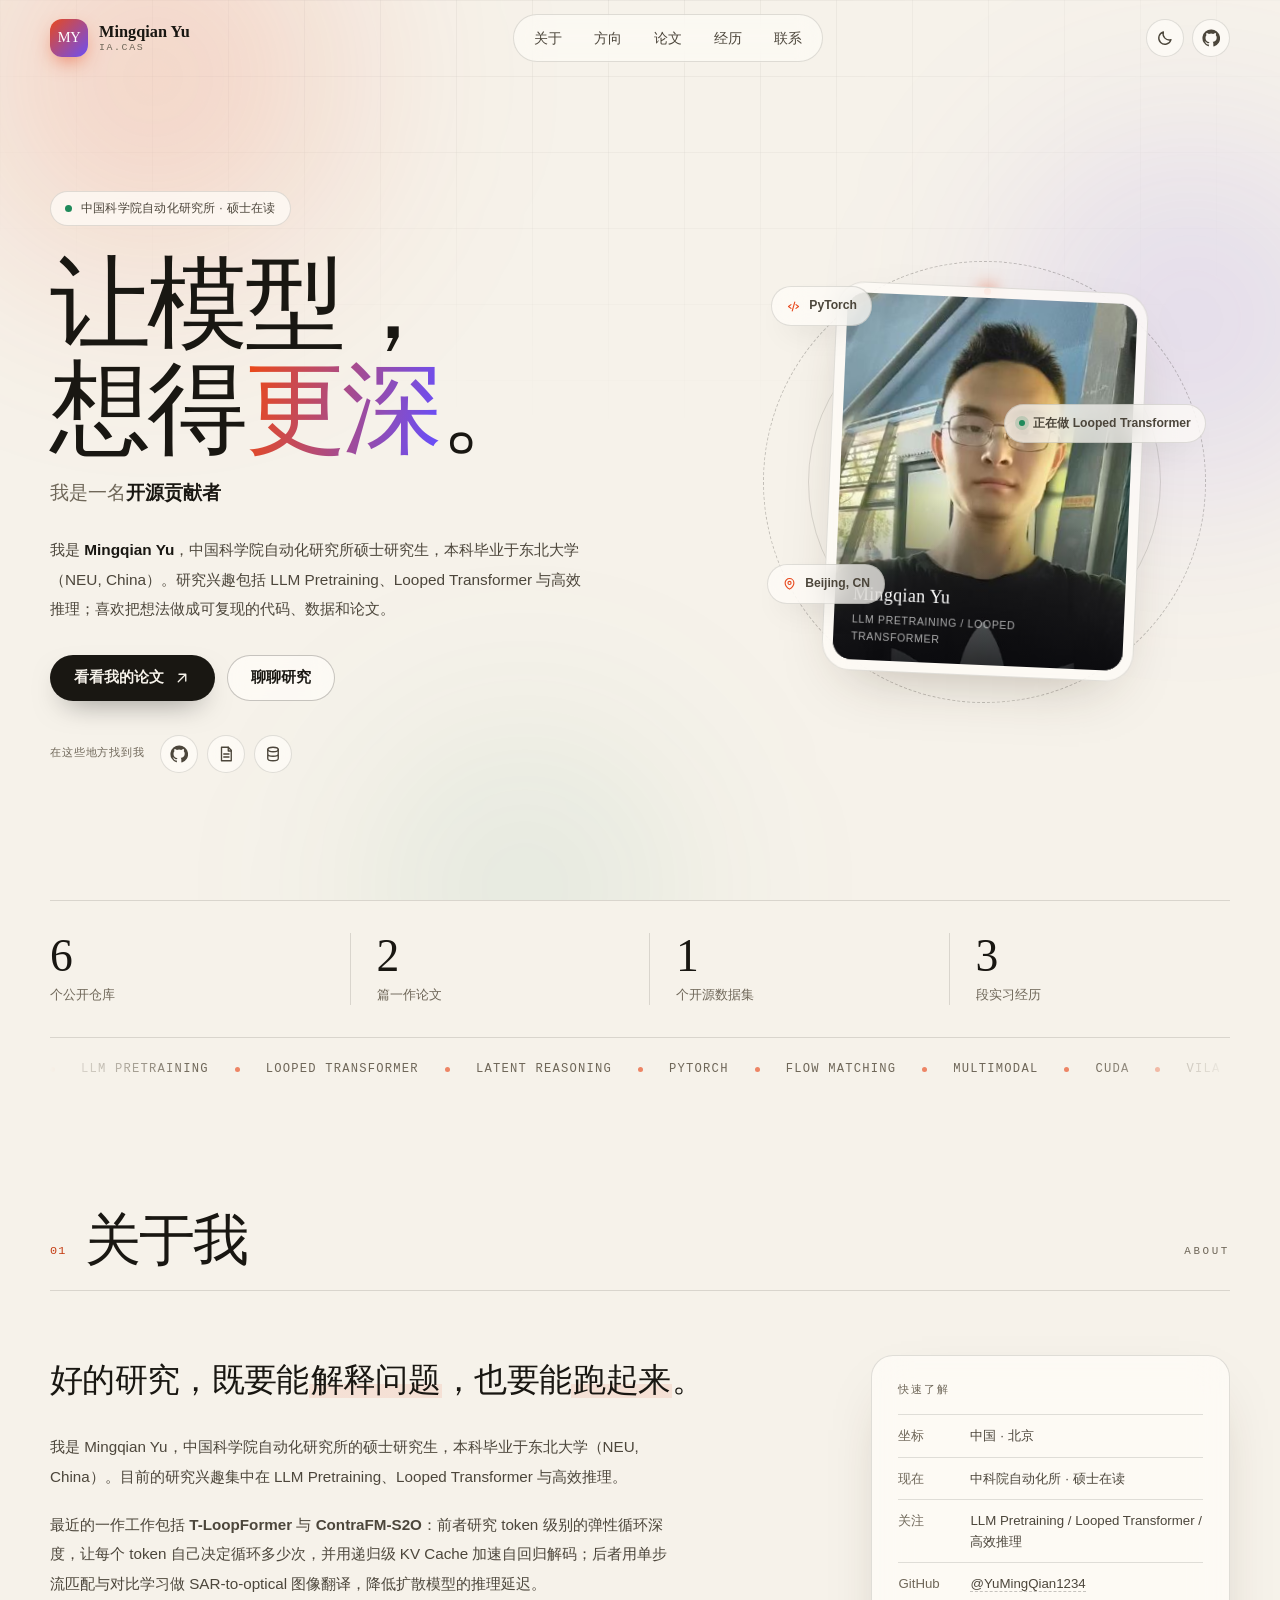
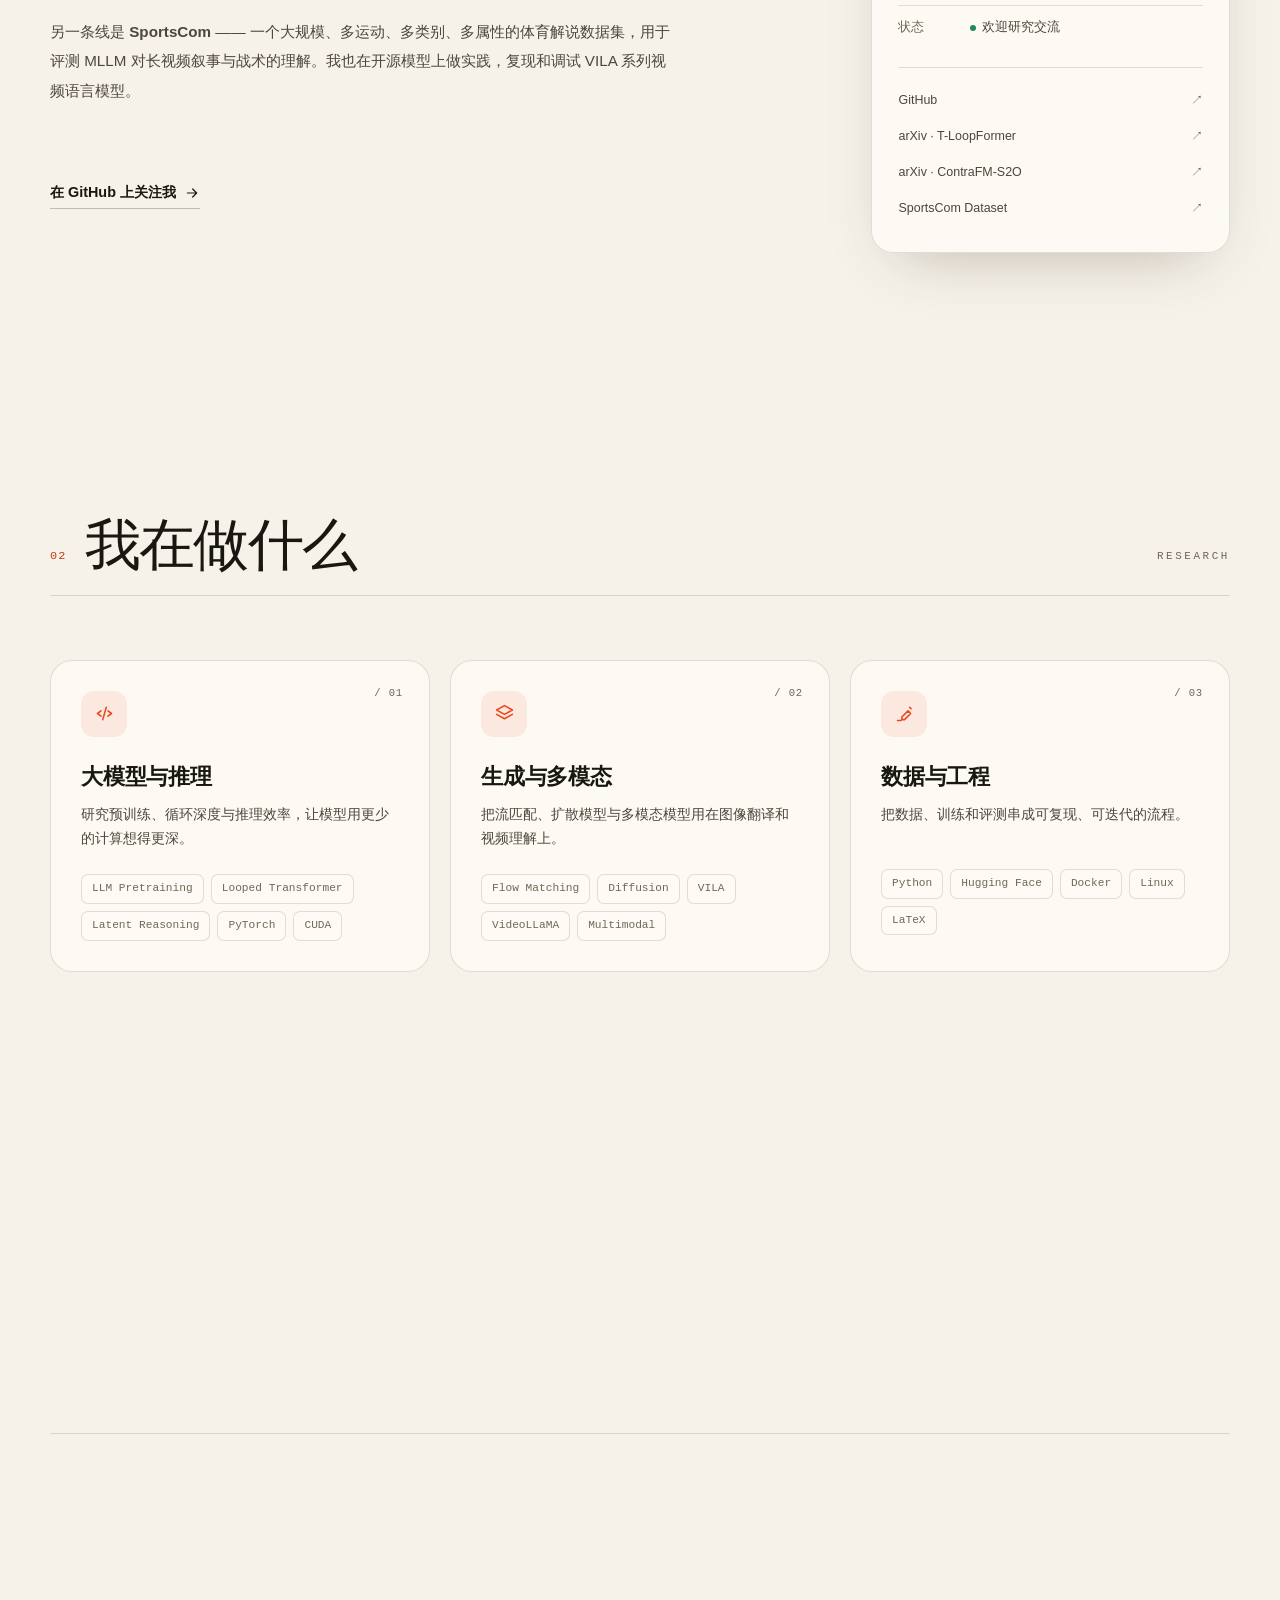
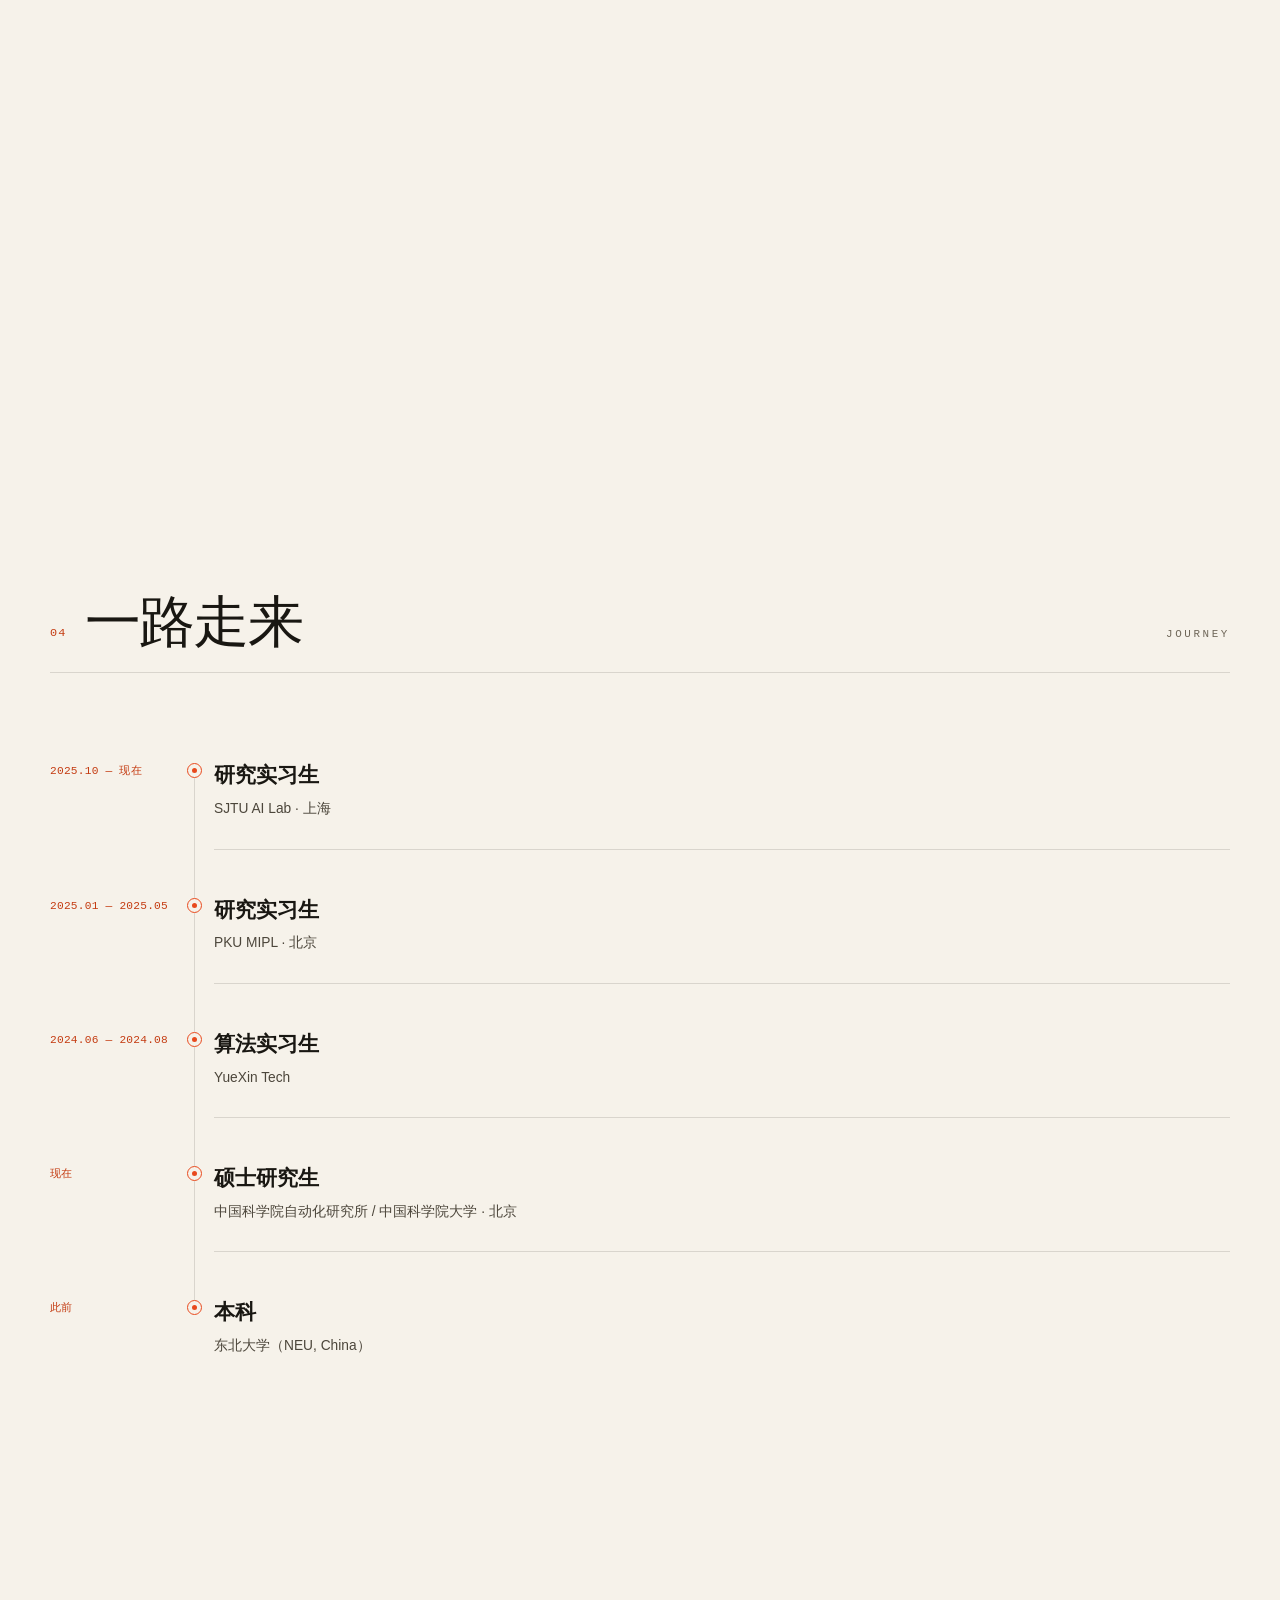
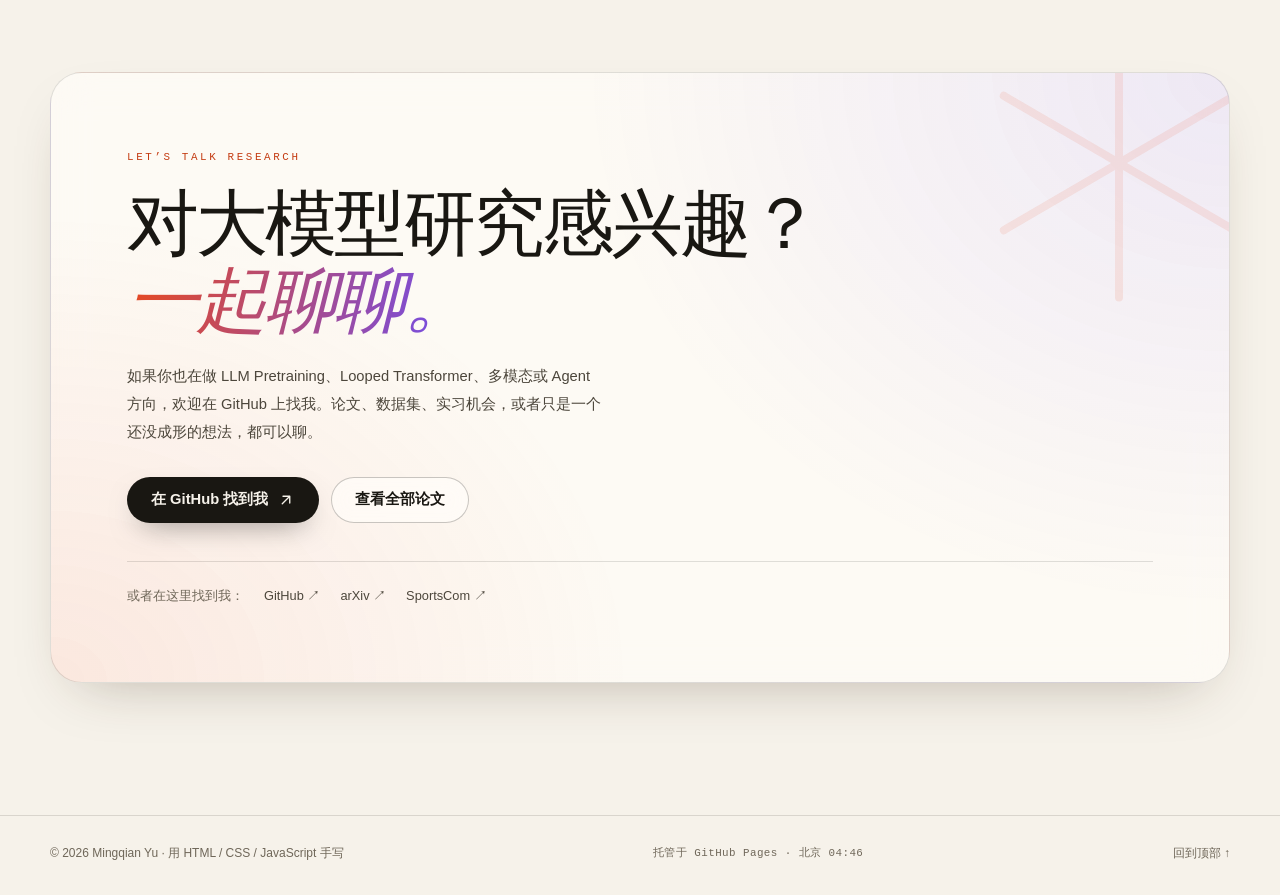
<file: index.html>
<!DOCTYPE html>
<html lang="zh-CN">
<head>
  <meta charset="UTF-8">
  <meta name="viewport" content="width=device-width, initial-scale=1">
  <meta name="color-scheme" content="light dark">

  <!-- ✏️ 可修改：网页标题、描述、作者 -->
  <title>Mingqian Yu · LLM Pretraining, Looped Transformer</title>
  <meta name="description" content="Mingqian Yu，中国科学院自动化研究所硕士研究生。研究 LLM Pretraining、Looped Transformer 与高效推理，一作论文包括 T-LoopFormer 与 ContraFM-S2O。">
  <meta name="author" content="Mingqian Yu">
  <link rel="canonical" href="https://yumingqian1234.github.io/">

  <!-- 社交平台分享卡片 -->
  <meta property="og:type" content="website">
  <meta property="og:title" content="Mingqian Yu · LLM Pretraining, Looped Transformer">
  <meta property="og:description" content="中国科学院自动化研究所硕士研究生，研究 LLM Pretraining、Looped Transformer 与高效推理。">
  <meta property="og:url" content="https://yumingqian1234.github.io/">
  <meta property="og:image" content="https://yumingqian1234.github.io/assets/og.png">
  <meta name="twitter:card" content="summary_large_image">

  <meta name="theme-color" content="#f6f2ea" id="themeColor">
  <link rel="icon" href="favicon.svg" type="image/svg+xml">
  <link rel="stylesheet" href="assets/style.css">

  <script>
    (function () {
      var theme = null;
      try { theme = localStorage.getItem('theme'); } catch (e) {}
      if (!theme) {
        theme = window.matchMedia('(prefers-color-scheme: dark)').matches ? 'dark' : 'light';
      }
      document.documentElement.dataset.theme = theme;
      document.documentElement.classList.add('js');
    })();
  </script>

  <script type="application/ld+json">
    {
      "@context": "https://schema.org",
      "@type": "Person",
      "name": "Mingqian Yu",
      "url": "https://yumingqian1234.github.io/",
      "jobTitle": "Master's Student",
      "affiliation": {
        "@type": "Organization",
        "name": "Institute of Automation, Chinese Academy of Sciences"
      },
      "description": "LLM Pretraining, Looped Transformer",
      "sameAs": [
        "https://github.com/YuMingQian1234",
        "https://arxiv.org/abs/2609.15160",
        "https://arxiv.org/abs/2609.31378"
      ]
    }
  </script>
</head>

<body>
  <a class="skip-link" href="#main">跳到主要内容</a>

  <!-- 背景装饰 -->
  <div class="bg" aria-hidden="true">
    <div class="bg-glow g1"></div>
    <div class="bg-glow g2"></div>
    <div class="bg-glow g3"></div>
    <div class="bg-grid"></div>
    <div class="bg-noise"></div>
  </div>

  <div class="scroll-progress" aria-hidden="true"><span id="progressBar"></span></div>

  <header class="site-header" id="siteHeader">
    <div class="nav-inner container">
      <a class="brand" href="#home" aria-label="回到首页">
        <span class="brand-mark">MY</span>
        <span class="brand-text">
          <span class="brand-name">Mingqian Yu</span>
          <span class="brand-en">IA.CAS</span>
        </span>
      </a>

      <nav class="nav-links" aria-label="主导航">
        <a class="nav-link" href="#about">关于</a>
        <a class="nav-link" href="#skills">方向</a>
        <a class="nav-link" href="#papers">论文</a>
        <a class="nav-link" href="#journey">经历</a>
        <a class="nav-link" href="#contact">联系</a>
      </nav>

      <div class="nav-actions">
        <button class="icon-btn theme-toggle" id="themeToggle" type="button" aria-label="切换深色模式">
          <svg class="icon icon-moon" viewBox="0 0 24 24" aria-hidden="true"><path d="M20 14.2A8.2 8.2 0 0 1 9.8 4a8.3 8.3 0 1 0 10.2 10.2Z"/></svg>
          <svg class="icon icon-sun" viewBox="0 0 24 24" aria-hidden="true"><circle cx="12" cy="12" r="4"/><path d="M12 2v2M12 20v2M4.9 4.9l1.4 1.4M17.7 17.7l1.4 1.4M2 12h2M20 12h2M4.9 19.1l1.4-1.4M17.7 6.3l1.4-1.4"/></svg>
        </button>

        <a class="icon-btn nav-github" href="https://github.com/YuMingQian1234" target="_blank" rel="noopener noreferrer" aria-label="我的 GitHub（新窗口打开）">
          <svg class="icon" viewBox="0 0 24 24" aria-hidden="true"><path fill="currentColor" stroke="none" d="M12 .7a11.5 11.5 0 0 0-3.6 22.4c.6.1.8-.2.8-.6v-2c-3.2.7-3.9-1.5-3.9-1.5-.5-1.4-1.3-1.7-1.3-1.7-1-.7.1-.7.1-.7 1.2.1 1.8 1.2 1.8 1.2 1 1.8 2.7 1.3 3.4 1 .1-.8.4-1.3.7-1.6-2.6-.3-5.3-1.3-5.3-5.7 0-1.3.5-2.3 1.2-3.1-.1-.3-.5-1.5.1-3.1 0 0 1-.3 3.2 1.2a11 11 0 0 1 5.8 0C17.3 4.9 18.3 5.2 18.3 5.2c.6 1.6.2 2.8.1 3.1.8.8 1.2 1.8 1.2 3.1 0 4.4-2.7 5.4-5.3 5.7.4.4.8 1.1.8 2.2v3.3c0 .4.2.7.8.6A11.5 11.5 0 0 0 12 .7Z"/></svg>
        </a>

        <button class="icon-btn menu-toggle" id="menuToggle" type="button" aria-label="打开菜单" aria-controls="mobileMenu" aria-expanded="false">
          <svg class="icon menu-open-icon" viewBox="0 0 24 24" aria-hidden="true"><path d="M4 7h16M4 12h16M4 17h16"/></svg>
          <svg class="icon menu-close-icon" viewBox="0 0 24 24" aria-hidden="true"><path d="m6 6 12 12M18 6 6 18"/></svg>
        </button>
      </div>
    </div>

    <nav class="mobile-menu" id="mobileMenu" aria-label="移动端导航">
      <a href="#about"><span>01</span>关于</a>
      <a href="#skills"><span>02</span>方向</a>
      <a href="#papers"><span>03</span>论文</a>
      <a href="#journey"><span>04</span>经历</a>
      <a href="#contact"><span>05</span>联系</a>
      <div class="mobile-menu-foot">
        <a href="https://github.com/YuMingQian1234" target="_blank" rel="noopener noreferrer">GitHub ↗</a>
        <a href="https://arxiv.org/abs/2609.15160" target="_blank" rel="noopener noreferrer">arXiv ↗</a>
      </div>
    </nav>
  </header>

  <main id="main">
    <!-- ============ 首屏 ============ -->
    <section class="hero container" id="home">
      <div class="hero-copy">
        <p class="eyebrow reveal">
          <span class="status-dot" aria-hidden="true"></span>
          中国科学院自动化研究所 · 硕士在读
        </p>

        <h1 class="reveal" style="--d: 1">
          让模型，<br>
          想得<span class="gradient-text">更深</span>。
        </h1>

        <p class="hero-role reveal" style="--d: 2">
          <span class="sr-only">我是一名大模型学习者、开源贡献者、终身学习者。</span>
          <span aria-hidden="true">我是一名</span><span class="role-rotator" id="roleRotator" aria-hidden="true">
            <span class="role is-active">大模型学习者</span>
            <span class="role">开源贡献者</span>
            <span class="role">终身学习者</span>
          </span>
        </p>

        <!-- ✏️ 可修改：首屏自我介绍 -->
        <p class="hero-desc reveal" style="--d: 3">
          我是 <strong>Mingqian Yu</strong>，中国科学院自动化研究所硕士研究生，本科毕业于东北大学（NEU, China）。研究兴趣包括 LLM Pretraining、Looped Transformer 与高效推理；喜欢把想法做成可复现的代码、数据和论文。
        </p>

        <div class="hero-actions reveal" style="--d: 4">
          <a class="btn btn-primary" href="#papers">
            看看我的论文
            <svg class="icon" viewBox="0 0 24 24" aria-hidden="true"><path d="M7 17 17 7M8 7h9v9"/></svg>
          </a>
          <a class="btn btn-ghost" href="#contact">聊聊研究</a>
        </div>

        <div class="hero-socials reveal" style="--d: 5">
          <span class="social-note" aria-hidden="true">在这些地方找到我</span>
          <a class="icon-btn" href="https://github.com/YuMingQian1234" target="_blank" rel="noopener noreferrer" aria-label="GitHub" title="GitHub">
            <svg class="icon" viewBox="0 0 24 24" aria-hidden="true"><path fill="currentColor" stroke="none" d="M12 .7a11.5 11.5 0 0 0-3.6 22.4c.6.1.8-.2.8-.6v-2c-3.2.7-3.9-1.5-3.9-1.5-.5-1.4-1.3-1.7-1.3-1.7-1-.7.1-.7.1-.7 1.2.1 1.8 1.2 1.8 1.2 1 1.8 2.7 1.3 3.4 1 .1-.8.4-1.3.7-1.6-2.6-.3-5.3-1.3-5.3-5.7 0-1.3.5-2.3 1.2-3.1-.1-.3-.5-1.5.1-3.1 0 0 1-.3 3.2 1.2a11 11 0 0 1 5.8 0C17.3 4.9 18.3 5.2 18.3 5.2c.6 1.6.2 2.8.1 3.1.8.8 1.2 1.8 1.2 3.1 0 4.4-2.7 5.4-5.3 5.7.4.4.8 1.1.8 2.2v3.3c0 .4.2.7.8.6A11.5 11.5 0 0 0 12 .7Z"/></svg>
          </a>
          <a class="icon-btn" href="https://arxiv.org/abs/2609.15160" target="_blank" rel="noopener noreferrer" aria-label="arXiv 论文" title="arXiv">
            <svg class="icon" viewBox="0 0 24 24" aria-hidden="true"><path d="M6 3h9l4 4v14H6z"/><path d="M15 3v5h4M9 12h7M9 16h7"/></svg>
          </a>
          <a class="icon-btn" href="https://huggingface.co/datasets/Yumq123/SportsCom" target="_blank" rel="noopener noreferrer" aria-label="SportsCom 数据集" title="Hugging Face">
            <svg class="icon" viewBox="0 0 24 24" aria-hidden="true"><ellipse cx="12" cy="6" rx="7" ry="3"/><path d="M5 6v6c0 1.7 3.1 3 7 3s7-1.3 7-3V6M5 12v6c0 1.7 3.1 3 7 3s7-1.3 7-3v-6"/></svg>
          </a>
        </div>
      </div>

      <div class="hero-visual reveal" style="--d: 2">
        <div class="portrait-wrap">
          <div class="orbit orbit-a" aria-hidden="true"></div>
          <div class="orbit orbit-b" aria-hidden="true"></div>

          <figure class="portrait">
            <div class="portrait-inner">
              <img class="portrait-photo" src="assets/avatar.jpg" alt="Mingqian Yu 的照片">
              <figcaption>
                <span class="portrait-name">Mingqian Yu</span>
                <span class="portrait-role">LLM Pretraining / Looped Transformer</span>
              </figcaption>
            </div>
          </figure>

          <div class="float-chip chip-a">
            <svg class="icon" viewBox="0 0 24 24" aria-hidden="true"><path d="m8 9-4 3 4 3M16 9l4 3-4 3M14 5l-4 14"/></svg>
            PyTorch
          </div>
          <div class="float-chip chip-b">
            <span class="chip-dot" aria-hidden="true"></span>
            正在做 Looped Transformer
          </div>
          <div class="float-chip chip-c">
            <svg class="icon" viewBox="0 0 24 24" aria-hidden="true"><path d="M12 21s-7-4.4-7-10a7 7 0 0 1 14 0c0 5.6-7 10-7 10Z"/><circle cx="12" cy="11" r="2.5"/></svg>
            Beijing, CN
          </div>
        </div>
      </div>
    </section>

    <!-- ============ 数字与关键词滚动条 ============ -->
    <div class="container">
      <section class="stats" aria-label="一些数字">
        <div class="stat reveal">
          <span class="stat-num"><span data-count="6" data-suffix="">6</span></span>
          <span class="stat-label">个公开仓库</span>
        </div>
        <div class="stat reveal" style="--d: 1">
          <span class="stat-num"><span data-count="2" data-suffix="">2</span></span>
          <span class="stat-label">篇一作论文</span>
        </div>
        <div class="stat reveal" style="--d: 2">
          <span class="stat-num"><span data-count="1" data-suffix="">1</span></span>
          <span class="stat-label">个开源数据集</span>
        </div>
        <div class="stat reveal" style="--d: 3">
          <span class="stat-num"><span data-count="3" data-suffix="">3</span></span>
          <span class="stat-label">段实习经历</span>
        </div>
      </section>

      <div class="marquee" aria-hidden="true">
        <div class="marquee-track">
          <div class="marquee-group">
            <span>LLM Pretraining</span><span>Looped Transformer</span><span>Latent Reasoning</span><span>PyTorch</span><span>Flow Matching</span><span>Multimodal</span><span>CUDA</span><span>VILA</span>
          </div>
          <div class="marquee-group">
            <span>LLM Pretraining</span><span>Looped Transformer</span><span>Latent Reasoning</span><span>PyTorch</span><span>Flow Matching</span><span>Multimodal</span><span>CUDA</span><span>VILA</span>
          </div>
        </div>
      </div>
    </div>

    <!-- ============ 关于 ============ -->
    <section class="section container" id="about">
      <div class="section-head reveal">
        <span class="section-index">01</span>
        <h2>关于我</h2>
        <span class="section-en">About</span>
      </div>

      <div class="about-grid">
        <div class="about-text">
          <p class="about-lead reveal">好的研究，既要能<span class="mark">解释问题</span>，也要能<span class="mark">跑起来</span>。</p>
          <!-- ✏️ 可修改：关于我的段落 -->
          <p class="reveal" style="--d: 1">我是 Mingqian Yu，中国科学院自动化研究所的硕士研究生，本科毕业于东北大学（NEU, China）。目前的研究兴趣集中在 LLM Pretraining、Looped Transformer 与高效推理。</p>
          <p class="reveal" style="--d: 2">最近的一作工作包括 <strong>T-LoopFormer</strong> 与 <strong>ContraFM-S2O</strong>：前者研究 token 级别的弹性循环深度，让每个 token 自己决定循环多少次，并用递归级 KV Cache 加速自回归解码；后者用单步流匹配与对比学习做 SAR-to-optical 图像翻译，降低扩散模型的推理延迟。</p>
          <p class="reveal" style="--d: 3">另一条线是 <strong>SportsCom</strong> —— 一个大规模、多运动、多类别、多属性的体育解说数据集，用于评测 MLLM 对长视频叙事与战术的理解。我也在开源模型上做实践，复现和调试 VILA 系列视频语言模型。</p>
          <p class="reveal" style="--d: 4">欢迎交流论文、数据集、实习机会，或任何关于大模型预训练、推理与生成模型的想法。</p>

          <div class="about-actions reveal" style="--d: 5">
            <a class="text-link" href="https://github.com/YuMingQian1234" target="_blank" rel="noopener noreferrer">
              在 GitHub 上关注我
              <svg class="icon" viewBox="0 0 24 24" aria-hidden="true"><path d="M5 12h14M13 6l6 6-6 6"/></svg>
            </a>
          </div>
        </div>

        <aside class="facts reveal" style="--d: 2" aria-label="快速了解">
          <h3 class="facts-title">快速了解</h3>
          <dl class="facts-list">
            <div><dt>坐标</dt><dd>中国 · 北京</dd></div>
            <div><dt>现在</dt><dd>中科院自动化所 · 硕士在读</dd></div>
            <div><dt>关注</dt><dd>LLM Pretraining / Looped Transformer / 高效推理</dd></div>
            <div><dt>GitHub</dt><dd><a href="https://github.com/YuMingQian1234" target="_blank" rel="noopener noreferrer">@YuMingQian1234</a></dd></div>
            <div><dt>状态</dt><dd><span class="status-dot small" aria-hidden="true"></span>欢迎研究交流</dd></div>
          </dl>

          <div class="profile-links">
            <a href="https://github.com/YuMingQian1234" target="_blank" rel="noopener noreferrer"><span>GitHub</span><span>↗</span></a>
            <a href="https://arxiv.org/abs/2609.15160" target="_blank" rel="noopener noreferrer"><span>arXiv · T-LoopFormer</span><span>↗</span></a>
            <a href="https://arxiv.org/abs/2609.31378" target="_blank" rel="noopener noreferrer"><span>arXiv · ContraFM-S2O</span><span>↗</span></a>
            <a href="https://huggingface.co/datasets/Yumq123/SportsCom" target="_blank" rel="noopener noreferrer"><span>SportsCom Dataset</span><span>↗</span></a>
          </div>
        </aside>
      </div>
    </section>

    <!-- ============ 研究方向 ============ -->
    <section class="section container" id="skills">
      <div class="section-head reveal">
        <span class="section-index">02</span>
        <h2>我在做什么</h2>
        <span class="section-en">Research</span>
      </div>

      <div class="skill-grid">
        <!-- ✏️ 可修改：研究方向与关键词 -->
        <article class="skill-card reveal tilt-card">
          <span class="skill-index" aria-hidden="true">/ 01</span>
          <span class="skill-icon" aria-hidden="true">
            <svg class="icon" viewBox="0 0 24 24"><path d="m8 9-4 3 4 3M16 9l4 3-4 3M14 5l-4 14"/></svg>
          </span>
          <h3>大模型与推理</h3>
          <p>研究预训练、循环深度与推理效率，让模型用更少的计算想得更深。</p>
          <ul class="tag-list">
            <li>LLM Pretraining</li><li>Looped Transformer</li><li>Latent Reasoning</li><li>PyTorch</li><li>CUDA</li>
          </ul>
        </article>

        <article class="skill-card reveal tilt-card" style="--d: 1">
          <span class="skill-index" aria-hidden="true">/ 02</span>
          <span class="skill-icon" aria-hidden="true">
            <svg class="icon" viewBox="0 0 24 24"><path d="m12 3 9 5-9 5-9-5 9-5Z"/><path d="m3 13 9 5 9-5"/></svg>
          </span>
          <h3>生成与多模态</h3>
          <p>把流匹配、扩散模型与多模态模型用在图像翻译和视频理解上。</p>
          <ul class="tag-list">
            <li>Flow Matching</li><li>Diffusion</li><li>VILA</li><li>VideoLLaMA</li><li>Multimodal</li>
          </ul>
        </article>

        <article class="skill-card reveal tilt-card" style="--d: 2">
          <span class="skill-index" aria-hidden="true">/ 03</span>
          <span class="skill-icon" aria-hidden="true">
            <svg class="icon" viewBox="0 0 24 24"><path d="m12 19 7-7-3-3-7 7v3h3ZM18 5l1.5 1.5M4 20h4"/></svg>
          </span>
          <h3>数据与工程</h3>
          <p>把数据、训练和评测串成可复现、可迭代的流程。</p>
          <ul class="tag-list">
            <li>Python</li><li>Hugging Face</li><li>Docker</li><li>Linux</li><li>LaTeX</li>
          </ul>
        </article>
      </div>

      <p class="skill-note reveal">
        <svg class="icon" viewBox="0 0 24 24" aria-hidden="true"><path d="M12 3v18M3 12h18"/></svg>
        做研究像做产品：先把问题定义清楚，再用最小可行的实验验证，最后把过程写下来。
      </p>
    </section>

    <!-- ============ 论文发表 ============ -->
    <section class="section container" id="papers">
      <div class="section-head reveal">
        <span class="section-index">03</span>
        <h2>论文发表</h2>
        <span class="section-en">Publications</span>
      </div>

      <ol class="pub-list">
        <!-- ✏️ 可修改：论文列表 -->
        <li class="pub-item reveal">
          <span class="pub-index" aria-hidden="true">/ 01</span>
          <div class="pub-main">
            <div class="pub-badges">
              <span class="pub-badge">第一作者</span>
              <span class="pub-venue">arXiv preprint · cs.AI</span>
            </div>
            <h3 class="pub-title">T-LoopFormer: Token-Level Elastic-Depth Looped Transformers for Latent Reasoning with Dynamic Routing</h3>
            <p class="pub-authors"><strong>Mingqian Yu</strong>, Wenpeng Zhang, Shaobo Cui, Peilin Zhao</p>
            <p class="pub-meta"><span>arXiv:2609.15160</span><span>2026</span></p>
          </div>
          <div class="pub-links">
            <a class="pub-link" href="https://arxiv.org/abs/2609.15160" target="_blank" rel="noopener noreferrer">arXiv <svg class="icon" viewBox="0 0 24 24" aria-hidden="true"><path d="M7 17 17 7M8 7h9v9"/></svg></a>
            <a class="pub-link" href="https://arxiv.org/pdf/2609.15160" target="_blank" rel="noopener noreferrer">PDF <svg class="icon" viewBox="0 0 24 24" aria-hidden="true"><path d="M7 17 17 7M8 7h9v9"/></svg></a>
            <a class="pub-link" href="https://github.com/YuMingQian1234/T-LoopFormer" target="_blank" rel="noopener noreferrer">代码 <svg class="icon" viewBox="0 0 24 24" aria-hidden="true"><path d="M7 17 17 7M8 7h9v9"/></svg></a>
          </div>
        </li>

        <li class="pub-item reveal" style="--d: 1">
          <span class="pub-index" aria-hidden="true">/ 02</span>
          <div class="pub-main">
            <div class="pub-badges">
              <span class="pub-badge">第一作者</span>
              <span class="pub-venue">arXiv preprint · cs.CV</span>
            </div>
            <h3 class="pub-title">ContraFM-S2O: Flow Matching-Based One-step SAR-to-Optical Image Translation Model with Contrastive Learning</h3>
            <p class="pub-authors"><strong>Mingqian Yu</strong>, Wei-kuan Chiang, Qiurui Wang, Peilin Zhao</p>
            <p class="pub-meta"><span>arXiv:2609.31378</span><span>2026</span></p>
          </div>
          <div class="pub-links">
            <a class="pub-link" href="https://arxiv.org/abs/2609.31378" target="_blank" rel="noopener noreferrer">arXiv <svg class="icon" viewBox="0 0 24 24" aria-hidden="true"><path d="M7 17 17 7M8 7h9v9"/></svg></a>
            <a class="pub-link" href="https://arxiv.org/pdf/2609.31378" target="_blank" rel="noopener noreferrer">PDF <svg class="icon" viewBox="0 0 24 24" aria-hidden="true"><path d="M7 17 17 7M8 7h9v9"/></svg></a>
          </div>
        </li>
      </ol>

      <p class="pub-note reveal">两篇均为一作论文，目前发表于 arXiv 预印本平台（cs.AI / cs.CV）。作者顺序与最新版本以 arXiv 页面为准。</p>
    </section>

    <!-- ============ 经历 ============ -->
    <section class="section container" id="journey">
      <div class="section-head reveal">
        <span class="section-index">04</span>
        <h2>一路走来</h2>
        <span class="section-en">Journey</span>
      </div>

      <div class="timeline">
        <!-- ✏️ 可修改：经历时间线 -->
        <div class="timeline-item reveal">
          <span class="timeline-year">2025.10 — 现在</span>
          <span class="timeline-dot" aria-hidden="true"></span>
          <div class="timeline-content">
            <h3>研究实习生</h3>
            <p class="timeline-org">SJTU AI Lab · 上海</p>
          </div>
        </div>

        <div class="timeline-item reveal">
          <span class="timeline-year">2025.01 — 2025.05</span>
          <span class="timeline-dot" aria-hidden="true"></span>
          <div class="timeline-content">
            <h3>研究实习生</h3>
            <p class="timeline-org">PKU MIPL · 北京</p>
          </div>
        </div>

        <div class="timeline-item reveal">
          <span class="timeline-year">2024.06 — 2024.08</span>
          <span class="timeline-dot" aria-hidden="true"></span>
          <div class="timeline-content">
            <h3>算法实习生</h3>
            <p class="timeline-org">YueXin Tech</p>
          </div>
        </div>

        <div class="timeline-item reveal">
          <span class="timeline-year">现在</span>
          <span class="timeline-dot" aria-hidden="true"></span>
          <div class="timeline-content">
            <h3>硕士研究生</h3>
            <p class="timeline-org">中国科学院自动化研究所 / 中国科学院大学 · 北京</p>
          </div>
        </div>

        <div class="timeline-item reveal">
          <span class="timeline-year">此前</span>
          <span class="timeline-dot" aria-hidden="true"></span>
          <div class="timeline-content">
            <h3>本科</h3>
            <p class="timeline-org">东北大学（NEU, China）</p>
          </div>
        </div>
      </div>
    </section>

    <!-- ============ 联系 ============ -->
    <section class="section container" id="contact">
      <div class="contact-card reveal">
        <svg class="contact-star" viewBox="0 0 100 100" aria-hidden="true">
          <g stroke="currentColor" stroke-width="2.5" stroke-linecap="round">
            <path d="M50 8v84M14 29l72 42M86 29 14 71"/>
          </g>
        </svg>

        <p class="contact-eyebrow">Let’s talk research</p>
        <h2>对大模型研究感兴趣？<br><em>一起聊聊。</em></h2>
        <p class="contact-copy">如果你也在做 LLM Pretraining、Looped Transformer、多模态或 Agent 方向，欢迎在 GitHub 上找我。论文、数据集、实习机会，或者只是一个还没成形的想法，都可以聊。</p>

        <div class="contact-actions">
          <a class="btn btn-primary" href="https://github.com/YuMingQian1234" target="_blank" rel="noopener noreferrer">
            在 GitHub 找到我
            <svg class="icon" viewBox="0 0 24 24" aria-hidden="true"><path d="M7 17 17 7M8 7h9v9"/></svg>
          </a>
          <a class="btn btn-ghost" href="#papers">查看全部论文</a>
        </div>

        <div class="contact-socials">
          <span>或者在这里找到我：</span>
          <a href="https://github.com/YuMingQian1234" target="_blank" rel="noopener noreferrer">GitHub ↗</a>
          <a href="https://arxiv.org/abs/2609.15160" target="_blank" rel="noopener noreferrer">arXiv ↗</a>
          <a href="https://huggingface.co/datasets/Yumq123/SportsCom" target="_blank" rel="noopener noreferrer">SportsCom ↗</a>
        </div>
      </div>
    </section>
  </main>

  <footer class="site-footer">
    <div class="container footer-inner">
      <p>© <span id="year">2026</span> Mingqian Yu · 用 HTML / CSS / JavaScript 手写</p>
      <p class="footer-mid">托管于 GitHub Pages · <span id="localTime">北京 00:00</span></p>
      <a href="#home" class="back-top">回到顶部 ↑</a>
    </div>
  </footer>

  <div class="toast" id="toast" role="status" aria-live="polite"></div>

  <script src="assets/main.js" defer></script>
</body>
</html>
</file>
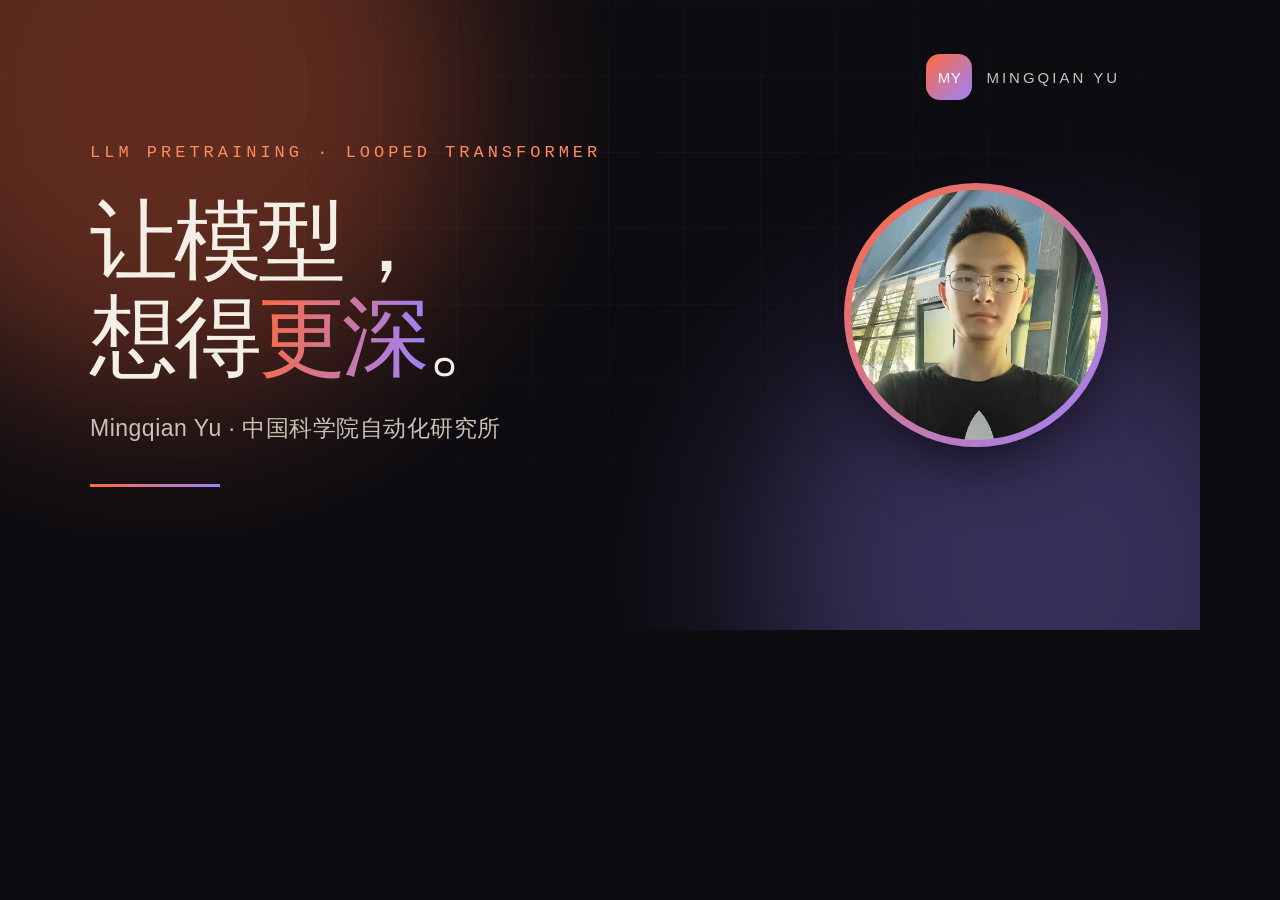
<file: assets/og-card.html>
<!DOCTYPE html>
<html lang="zh-CN">
<head>
  <meta charset="UTF-8">
  <title>OG Card</title>
  <style>
    * { box-sizing: border-box; margin: 0; }
    html, body { width: 1200px; height: 630px; overflow: hidden; }
    body {
      font-family: "Iowan Old Style", "Palatino Linotype", "Songti SC", "Noto Serif SC", Georgia, serif;
      background: #0d0c11;
      color: #f3efe6;
      position: relative;
      display: flex;
      flex-direction: column;
      justify-content: center;
      padding: 80px 90px;
    }
    .glow { position: absolute; border-radius: 50%; filter: blur(90px); }
    .g1 { width: 620px; height: 620px; left: -150px; top: -220px; background: rgba(255, 106, 61, 0.34); }
    .g2 { width: 560px; height: 560px; right: -120px; bottom: -220px; background: rgba(155, 131, 255, 0.3); }
    .grid {
      position: absolute; inset: 0; opacity: 0.28;
      background-image: linear-gradient(rgba(243, 239, 230, 0.12) 1px, transparent 1px), linear-gradient(90deg, rgba(243, 239, 230, 0.12) 1px, transparent 1px);
      background-size: 76px 76px;
      -webkit-mask-image: radial-gradient(ellipse 90% 80% at 50% 30%, #000, transparent 75%);
    }
    .content { position: relative; z-index: 2; max-width: 790px; }
    .eyebrow { font-family: monospace; font-size: 17px; letter-spacing: 4px; color: #ff8a63; margin-bottom: 32px; }
    h1 { font-size: 88px; line-height: 1.08; font-weight: 500; letter-spacing: -4px; }
    .grad { background: linear-gradient(100deg, #ff6a3d, #9b83ff); -webkit-background-clip: text; background-clip: text; color: transparent; }
    .sub { margin-top: 28px; font-family: -apple-system, "Segoe UI", "PingFang SC", "Microsoft YaHei", sans-serif; font-size: 23px; color: #c9c2b5; letter-spacing: 0.5px; }
    .brand { position: absolute; z-index: 3; top: 54px; right: 80px; display: flex; align-items: center; gap: 14px; }
    .mark { width: 46px; height: 46px; border-radius: 14px; background: linear-gradient(135deg, #ff6a3d, #9b83ff); display: grid; place-items: center; font-family: -apple-system, "PingFang SC", sans-serif; font-size: 15px; letter-spacing: 0.5px; color: #fff; }
    .brand span { font-family: -apple-system, "PingFang SC", "Microsoft YaHei", sans-serif; font-size: 15px; letter-spacing: 3px; color: #c9c2b5; }
    .photo {
      position: absolute;
      z-index: 2;
      top: 50%;
      right: 92px;
      width: 264px;
      height: 264px;
      padding: 7px;
      border-radius: 50%;
      transform: translateY(-50%);
      background: linear-gradient(135deg, #ff6a3d, #9b83ff);
      box-shadow: 0 30px 70px -25px rgba(0, 0, 0, 0.85);
    }
    .photo img { width: 100%; height: 100%; border-radius: 50%; object-fit: cover; object-position: center 24%; display: block; }
    .rule { width: 130px; height: 3px; margin-top: 40px; background: linear-gradient(90deg, #ff6a3d, #9b83ff); }
  </style>
</head>
<body>
  <div class="glow g1"></div>
  <div class="glow g2"></div>
  <div class="grid"></div>
  <div class="brand"><div class="mark">MY</div><span>MINGQIAN YU</span></div>
  <div class="content">
    <p class="eyebrow">LLM PRETRAINING · LOOPED TRANSFORMER</p>
    <h1>让模型，<br>想得<span class="grad">更深</span>。</h1>
    <p class="sub">Mingqian Yu · 中国科学院自动化研究所</p>
    <div class="rule"></div>
  </div>
  <div class="photo"><img src="avatar.jpg" alt=""></div>
</body>
</html>
</file>
<file: assets/style.css>
/* =========================================================
   林一 · 个人主页
   字体、颜色、圆角等设计令牌集中在 :root，改这里可全局换肤。
   ========================================================= */

:root {
  --bg: #f6f2ea;
  --bg-soft: #efe9de;
  --surface: rgba(255, 253, 248, 0.72);
  --surface-solid: #fffdf8;
  --text: #191712;
  --text-soft: #4c463b;
  --muted: #6f6759;
  --line: rgba(25, 23, 18, 0.13);
  --line-strong: rgba(25, 23, 18, 0.24);
  --accent: #e8491d;
  --accent-ink: #c43c12;
  --accent-soft: rgba(232, 73, 29, 0.1);
  --violet: #6b4ef5;
  --violet-soft: rgba(107, 78, 245, 0.1);
  --green: #1f8a5b;
  --shadow: 0 24px 60px -30px rgba(56, 40, 20, 0.35);
  --nav-bg: rgba(246, 242, 234, 0.72);
  --glow-1: rgba(232, 73, 29, 0.24);
  --glow-2: rgba(107, 78, 245, 0.2);
  --glow-3: rgba(31, 138, 91, 0.12);

  --radius: 22px;
  --container: 1180px;
  --serif: "Iowan Old Style", "Palatino Linotype", "Songti SC", "STSong", "Noto Serif SC", Georgia, serif;
  --sans: -apple-system, BlinkMacSystemFont, "Segoe UI", "PingFang SC", "Hiragino Sans GB", "Microsoft YaHei", "Noto Sans SC", sans-serif;
  --mono: "SFMono-Regular", "Cascadia Code", "JetBrains Mono", Consolas, "Liberation Mono", monospace;
  --ease: cubic-bezier(0.2, 0.7, 0.2, 1);
}

[data-theme="dark"] {
  --bg: #0d0c11;
  --bg-soft: #14121a;
  --surface: rgba(24, 22, 32, 0.68);
  --surface-solid: #17151f;
  --text: #f3efe6;
  --text-soft: #c9c2b5;
  --muted: #948c7e;
  --line: rgba(243, 239, 230, 0.13);
  --line-strong: rgba(243, 239, 230, 0.24);
  --accent: #ff6a3d;
  --accent-ink: #ff9a76;
  --accent-soft: rgba(255, 106, 61, 0.14);
  --violet: #9b83ff;
  --violet-soft: rgba(155, 131, 255, 0.14);
  --green: #3ecf8e;
  --shadow: 0 30px 80px -34px rgba(0, 0, 0, 0.8);
  --nav-bg: rgba(13, 12, 17, 0.72);
  --glow-1: rgba(255, 106, 61, 0.2);
  --glow-2: rgba(155, 131, 255, 0.22);
  --glow-3: rgba(62, 207, 142, 0.1);
}

/* ---------- 基础 ---------- */
*,
*::before,
*::after { box-sizing: border-box; }

html {
  scroll-behavior: smooth;
  -webkit-text-size-adjust: 100%;
}

body {
  margin: 0;
  min-height: 100vh;
  font-family: var(--sans);
  font-size: 16px;
  line-height: 1.6;
  color: var(--text);
  background: var(--bg);
  overflow-x: hidden;
  -webkit-font-smoothing: antialiased;
  text-rendering: optimizeLegibility;
}

::selection {
  color: #fff;
  background: var(--accent);
}

img, svg { display: block; }
a { color: inherit; }
button { font: inherit; }
h1, h2, h3, p, dl, dd, figure, ul { margin: 0; }
ul { padding: 0; list-style: none; }

:focus-visible {
  outline: 2px solid var(--accent);
  outline-offset: 3px;
  border-radius: 4px;
}

.sr-only {
  position: absolute;
  width: 1px;
  height: 1px;
  padding: 0;
  margin: -1px;
  overflow: hidden;
  clip: rect(0 0 0 0);
  white-space: nowrap;
  border: 0;
}

.skip-link {
  position: fixed;
  top: -100px;
  left: 20px;
  z-index: 200;
  padding: 10px 16px;
  border-radius: 10px;
  color: #fff;
  background: var(--accent);
  text-decoration: none;
  transition: top 0.2s ease;
}
.skip-link:focus { top: 16px; }

.container {
  width: min(var(--container), calc(100% - 64px));
  margin-inline: auto;
}

.icon {
  width: 18px;
  height: 18px;
  fill: none;
  stroke: currentColor;
  stroke-width: 1.8;
  stroke-linecap: round;
  stroke-linejoin: round;
  flex: 0 0 auto;
}

.gradient-text {
  background: linear-gradient(100deg, var(--accent) 5%, var(--violet) 95%);
  -webkit-background-clip: text;
  background-clip: text;
  color: transparent;
  -webkit-text-fill-color: transparent;
}

/* ---------- 背景 ---------- */
.bg {
  position: fixed;
  inset: 0;
  z-index: -2;
  overflow: hidden;
  background: var(--bg);
  pointer-events: none;
}

.bg-glow {
  position: absolute;
  border-radius: 50%;
  filter: blur(90px);
  will-change: transform;
}
.g1 {
  width: 48vmax;
  height: 48vmax;
  top: -18vmax;
  left: -12vmax;
  background: radial-gradient(circle, var(--glow-1), transparent 66%);
}
.g2 {
  width: 42vmax;
  height: 42vmax;
  top: 4vmax;
  right: -14vmax;
  background: radial-gradient(circle, var(--glow-2), transparent 66%);
}
.g3 {
  width: 38vmax;
  height: 38vmax;
  bottom: -18vmax;
  left: 22vw;
  background: radial-gradient(circle, var(--glow-3), transparent 66%);
}

.bg-grid {
  position: absolute;
  inset: 0;
  background-image:
    linear-gradient(var(--line) 1px, transparent 1px),
    linear-gradient(90deg, var(--line) 1px, transparent 1px);
  background-size: 76px 76px;
  opacity: 0.4;
  -webkit-mask-image: radial-gradient(ellipse 90% 70% at 50% 0%, #000 0%, transparent 72%);
  mask-image: radial-gradient(ellipse 90% 70% at 50% 0%, #000 0%, transparent 72%);
}

.bg-noise {
  position: absolute;
  inset: 0;
  opacity: 0.05;
  mix-blend-mode: overlay;
  background-image: url("data:image/svg+xml,%3Csvg xmlns='http://www.w3.org/2000/svg' width='160' height='160'%3E%3Cfilter id='n'%3E%3CfeTurbulence type='fractalNoise' baseFrequency='.85' numOctaves='3' stitchTiles='stitch'/%3E%3C/filter%3E%3Crect width='100%25' height='100%25' filter='url(%23n)'/%3E%3C/svg%3E");
}

.scroll-progress {
  position: fixed;
  inset: 0 0 auto;
  z-index: 90;
  height: 2px;
  pointer-events: none;
}
.scroll-progress span {
  display: block;
  width: 100%;
  height: 100%;
  background: linear-gradient(90deg, var(--accent), var(--violet));
  transform: scaleX(0);
  transform-origin: 0 50%;
}

/* ---------- 顶部导航 ---------- */
.site-header {
  position: fixed;
  inset: 0 0 auto;
  z-index: 70;
}

.site-header::before {
  content: "";
  position: absolute;
  inset: 0;
  background: var(--nav-bg);
  -webkit-backdrop-filter: blur(18px) saturate(150%);
  backdrop-filter: blur(18px) saturate(150%);
  border-bottom: 1px solid transparent;
  opacity: 0;
  transition: opacity 0.35s ease, border-color 0.35s ease;
}

.site-header.is-scrolled::before {
  opacity: 1;
  border-color: var(--line);
}

.nav-inner {
  position: relative;
  display: flex;
  align-items: center;
  justify-content: space-between;
  gap: 20px;
  height: 76px;
}

.brand {
  display: inline-flex;
  align-items: center;
  gap: 11px;
  text-decoration: none;
}

.brand-mark {
  display: grid;
  place-items: center;
  width: 38px;
  height: 38px;
  border-radius: 12px;
  color: #fff;
  background: linear-gradient(135deg, var(--accent), var(--violet));
  font-family: var(--serif);
  font-size: 0.9rem;
  letter-spacing: -0.02em;
  box-shadow: 0 8px 22px -8px var(--accent);
}

.brand-text {
  display: flex;
  flex-direction: column;
  line-height: 1.15;
}
.brand-name {
  font-family: var(--serif);
  font-size: 1.02rem;
  font-weight: 600;
}
.brand-en {
  font-family: var(--mono);
  font-size: 0.62rem;
  letter-spacing: 0.16em;
  color: var(--muted);
  text-transform: uppercase;
}

.nav-links {
  display: flex;
  align-items: center;
  gap: 2px;
  padding: 5px;
  border: 1px solid var(--line);
  border-radius: 999px;
  background: color-mix(in srgb, var(--surface-solid) 58%, transparent);
  -webkit-backdrop-filter: blur(12px);
  backdrop-filter: blur(12px);
}

.nav-link {
  padding: 7px 15px;
  border-radius: 999px;
  font-size: 0.88rem;
  color: var(--text-soft);
  text-decoration: none;
  transition: color 0.25s ease, background 0.25s ease;
}
.nav-link:hover { color: var(--text); background: var(--accent-soft); }
.nav-link.is-active { color: var(--accent-ink); background: var(--accent-soft); }

.nav-actions {
  display: flex;
  align-items: center;
  gap: 8px;
}

.icon-btn {
  display: inline-grid;
  place-items: center;
  width: 38px;
  height: 38px;
  padding: 0;
  border: 1px solid var(--line);
  border-radius: 50%;
  color: var(--text-soft);
  background: var(--surface);
  -webkit-backdrop-filter: blur(10px);
  backdrop-filter: blur(10px);
  cursor: pointer;
  text-decoration: none;
  transition: color 0.25s ease, border-color 0.25s ease, transform 0.25s ease, background 0.25s ease;
}
.icon-btn:hover {
  color: var(--accent);
  border-color: var(--accent);
  transform: translateY(-2px);
}

.theme-toggle .icon-sun { display: none; }
[data-theme="dark"] .theme-toggle .icon-sun { display: block; }
[data-theme="dark"] .theme-toggle .icon-moon { display: none; }

.menu-toggle { display: none; }
.menu-close-icon { display: none; }

/* 移动端菜单 */
.mobile-menu {
  position: fixed;
  inset: 76px 0 auto;
  z-index: 65;
  display: flex;
  flex-direction: column;
  padding: 14px 24px 26px;
  border-bottom: 1px solid var(--line);
  background: var(--bg);
  box-shadow: var(--shadow);
  opacity: 0;
  visibility: hidden;
  transform: translateY(-10px);
  transition: opacity 0.3s var(--ease), transform 0.3s var(--ease), visibility 0.3s;
}
.mobile-menu.is-open {
  opacity: 1;
  visibility: visible;
  transform: none;
}
.mobile-menu a {
  display: flex;
  align-items: baseline;
  gap: 16px;
  padding: 15px 4px;
  border-bottom: 1px solid var(--line);
  font-family: var(--serif);
  font-size: 1.35rem;
  text-decoration: none;
}
.mobile-menu a span {
  font-family: var(--mono);
  font-size: 0.66rem;
  color: var(--accent-ink);
  letter-spacing: 0.08em;
}
.mobile-menu-foot {
  display: flex;
  gap: 22px;
  padding-top: 20px;
  font-family: var(--sans);
  font-size: 0.85rem;
  color: var(--muted);
}
.mobile-menu-foot a {
  padding: 0;
  border: 0;
  font-family: var(--sans);
  font-size: 0.85rem;
  color: var(--text-soft);
}
body.menu-open { overflow: hidden; }

/* ---------- 通用按钮 / 标签 ---------- */
.btn {
  display: inline-flex;
  align-items: center;
  justify-content: center;
  gap: 9px;
  padding: 13px 23px;
  border: 1px solid transparent;
  border-radius: 999px;
  font-size: 0.92rem;
  font-weight: 600;
  line-height: 1.2;
  text-decoration: none;
  cursor: pointer;
  transition: transform 0.3s var(--ease), background 0.3s ease, color 0.3s ease, border-color 0.3s ease, box-shadow 0.3s ease;
}
.btn .icon { transition: transform 0.3s var(--ease); }
.btn:hover .icon { transform: translate(2px, -2px); }
.btn-primary {
  color: var(--bg);
  background: var(--text);
  box-shadow: 0 12px 30px -14px rgba(0, 0, 0, 0.55);
}
.btn-primary:hover {
  color: #fff;
  background: var(--accent);
  transform: translateY(-2px);
  box-shadow: 0 16px 34px -14px var(--accent);
}
.btn-ghost {
  color: var(--text);
  border-color: var(--line-strong);
  background: var(--surface);
  -webkit-backdrop-filter: blur(10px);
  backdrop-filter: blur(10px);
}
.btn-ghost:hover {
  color: var(--accent);
  border-color: var(--accent);
  transform: translateY(-2px);
}

.text-link {
  display: inline-flex;
  align-items: center;
  gap: 8px;
  font-size: 0.9rem;
  font-weight: 600;
  color: var(--text);
  text-decoration: none;
  border-bottom: 1px solid var(--line-strong);
  padding-bottom: 4px;
  transition: color 0.25s ease, border-color 0.25s ease;
}
.text-link:hover { color: var(--accent-ink); border-color: var(--accent); }
.text-link .icon { width: 16px; height: 16px; }

/* ---------- 首屏 ---------- */
.hero {
  display: grid;
  grid-template-columns: minmax(0, 1.12fr) minmax(0, 0.88fr);
  align-items: center;
  gap: clamp(32px, 5vw, 72px);
  min-height: 100svh;
  padding-top: 128px;
  padding-bottom: 64px;
}

.eyebrow {
  display: inline-flex;
  align-items: center;
  gap: 9px;
  padding: 7px 14px;
  border: 1px solid var(--line);
  border-radius: 999px;
  font-size: 0.76rem;
  letter-spacing: 0.02em;
  color: var(--text-soft);
  background: var(--surface);
  -webkit-backdrop-filter: blur(12px);
  backdrop-filter: blur(12px);
}

.status-dot {
  position: relative;
  display: inline-block;
  width: 7px;
  height: 7px;
  border-radius: 50%;
  background: var(--green);
  box-shadow: 0 0 0 0 color-mix(in srgb, var(--green) 60%, transparent);
  animation: pulse 2.4s ease-out infinite;
}
.status-dot.small { width: 6px; height: 6px; margin-right: 6px; }
@keyframes pulse {
  0% { box-shadow: 0 0 0 0 color-mix(in srgb, var(--green) 55%, transparent); }
  70% { box-shadow: 0 0 0 9px transparent; }
  100% { box-shadow: 0 0 0 0 transparent; }
}

.hero h1 {
  margin: 26px 0 16px;
  font-family: var(--serif);
  font-size: clamp(3.1rem, 8vw, 6.3rem);
  font-weight: 500;
  line-height: 1.04;
  letter-spacing: -0.035em;
}

.hero-role {
  min-height: 1.8em;
  font-size: clamp(1rem, 1.6vw, 1.16rem);
  color: var(--muted);
}

.role-rotator {
  display: inline-grid;
  vertical-align: bottom;
  font-weight: 600;
  color: var(--text);
  position: relative;
}
.role-rotator .role {
  grid-area: 1 / 1;
  white-space: nowrap;
  opacity: 0;
  transform: translateY(0.55em);
  transition: opacity 0.5s var(--ease), transform 0.5s var(--ease);
}
.role-rotator .role.is-active {
  opacity: 1;
  transform: none;
}

.hero-desc {
  max-width: 540px;
  margin-top: 24px;
  font-size: clamp(0.95rem, 1.2vw, 1.04rem);
  line-height: 1.9;
  color: var(--text-soft);
}
.hero-desc strong {
  color: var(--text);
  font-weight: 600;
}

.hero-actions {
  display: flex;
  flex-wrap: wrap;
  gap: 12px;
  margin-top: 32px;
}

.hero-socials {
  display: flex;
  align-items: center;
  gap: 9px;
  margin-top: 34px;
}
.social-note {
  margin-right: 6px;
  font-family: var(--mono);
  font-size: 0.68rem;
  letter-spacing: 0.08em;
  color: var(--muted);
  text-transform: uppercase;
}

/* 右侧肖像 */
.hero-visual {
  position: relative;
  display: grid;
  place-items: center;
}

.portrait-wrap {
  position: relative;
  width: min(410px, 100%);
  aspect-ratio: 1 / 1.06;
  display: grid;
  place-items: center;
}

.orbit {
  position: absolute;
  border: 1px dashed var(--line-strong);
  border-radius: 50%;
  pointer-events: none;
}
.orbit-a {
  width: 108%;
  aspect-ratio: 1;
  animation: spin 48s linear infinite;
}
.orbit-b {
  width: 86%;
  aspect-ratio: 1;
  border-style: solid;
  border-color: var(--line);
  animation: spin 34s linear infinite reverse;
}
.orbit-a::before,
.orbit-b::before {
  content: "";
  position: absolute;
  width: 7px;
  height: 7px;
  border-radius: 50%;
  background: var(--accent);
  top: 6%;
  left: 50%;
  box-shadow: 0 0 16px 2px var(--accent);
}
.orbit-b::before {
  top: auto;
  bottom: 4%;
  left: 22%;
  width: 5px;
  height: 5px;
  background: var(--violet);
  box-shadow: 0 0 14px 2px var(--violet);
}

.portrait {
  position: relative;
  width: 76%;
  aspect-ratio: 4 / 5;
  padding: 10px;
  border: 1px solid var(--line);
  border-radius: 28px;
  background: var(--surface);
  -webkit-backdrop-filter: blur(18px);
  backdrop-filter: blur(18px);
  box-shadow: var(--shadow);
  transform: rotate(2.5deg);
  transition: transform 0.6s var(--ease);
}
.portrait:hover { transform: rotate(0) translateY(-6px); }

.portrait-inner {
  position: relative;
  display: grid;
  place-items: center;
  height: 100%;
  overflow: hidden;
  border-radius: 19px;
  background:
    repeating-radial-gradient(circle at 50% 42%, transparent 0 41px, rgba(255, 255, 255, 0.055) 42px 43px),
    radial-gradient(circle at 24% 18%, rgba(255, 106, 61, 0.55), transparent 48%),
    radial-gradient(circle at 80% 30%, rgba(124, 92, 255, 0.6), transparent 50%),
    linear-gradient(160deg, #211a28, #0e0d13);
}
.portrait-inner::after {
  content: "";
  position: absolute;
  inset: 0;
  background: linear-gradient(180deg, transparent 55%, rgba(8, 8, 12, 0.78) 100%);
  pointer-events: none;
}

.monogram {
  position: relative;
  z-index: 1;
  font-family: var(--serif);
  font-size: clamp(5.4rem, 11vw, 7.4rem);
  line-height: 1;
  letter-spacing: -0.06em;
  color: #f7f1e6;
  text-shadow: 0 10px 50px rgba(0, 0, 0, 0.35);
}

.portrait-photo {
  position: absolute;
  inset: 0;
  width: 100%;
  height: 100%;
  object-fit: cover;
  object-position: center 24%;
  z-index: 0;
}

.portrait-glow {
  position: absolute;
  width: 60%;
  aspect-ratio: 1;
  border-radius: 50%;
  background: radial-gradient(circle, rgba(255, 255, 255, 0.22), transparent 70%);
  filter: blur(18px);
  z-index: 0;
}

.portrait figcaption {
  position: absolute;
  z-index: 2;
  inset: auto 18px 16px;
  display: flex;
  flex-direction: column;
  gap: 2px;
  color: #fff;
}
.portrait-name {
  font-family: var(--serif);
  font-size: 1.12rem;
  letter-spacing: 0.02em;
}
.portrait-role {
  font-size: 0.66rem;
  letter-spacing: 0.06em;
  color: rgba(255, 255, 255, 0.66);
  text-transform: uppercase;
}

.float-chip {
  position: absolute;
  z-index: 3;
  display: inline-flex;
  align-items: center;
  gap: 8px;
  padding: 9px 14px;
  border: 1px solid var(--line);
  border-radius: 999px;
  font-size: 0.76rem;
  font-weight: 600;
  color: var(--text-soft);
  background: var(--surface);
  -webkit-backdrop-filter: blur(16px);
  backdrop-filter: blur(16px);
  box-shadow: 0 14px 32px -18px rgba(0, 0, 0, 0.45);
  animation: float 7s ease-in-out infinite;
}
.float-chip .icon { width: 15px; height: 15px; color: var(--accent); }
.chip-a { top: 5%; left: -2%; }
.chip-b { top: 32%; right: -4%; animation-delay: -2.2s; }
.chip-c { bottom: 22%; left: -3%; animation-delay: -4.4s; }
.chip-dot {
  width: 6px;
  height: 6px;
  border-radius: 50%;
  background: var(--green);
  box-shadow: 0 0 0 4px color-mix(in srgb, var(--green) 18%, transparent);
}
@keyframes float {
  0%, 100% { transform: translateY(0); }
  50% { transform: translateY(-9px); }
}
@keyframes spin { to { transform: rotate(360deg); } }

/* ---------- 数字栏 ---------- */
.stats {
  display: grid;
  grid-template-columns: repeat(4, 1fr);
  gap: 18px;
  padding: 32px 0;
  border-block: 1px solid var(--line);
}
.stat {
  display: flex;
  flex-direction: column;
  gap: 6px;
  padding-left: 26px;
  border-left: 1px solid var(--line);
}
.stat:first-child { padding-left: 0; border-left: 0; }
.stat-num {
  font-family: var(--serif);
  font-size: clamp(2rem, 3.6vw, 2.85rem);
  line-height: 1;
  letter-spacing: -0.035em;
}
.stat-label {
  font-size: 0.8rem;
  color: var(--muted);
}

/* ---------- 技术滚动条 ---------- */
.marquee {
  overflow: hidden;
  padding: 22px 0 0;
  -webkit-mask-image: linear-gradient(90deg, transparent, #000 12%, #000 88%, transparent);
  mask-image: linear-gradient(90deg, transparent, #000 12%, #000 88%, transparent);
}
.marquee-track {
  display: flex;
  width: max-content;
  animation: marquee 42s linear infinite;
}
.marquee:hover .marquee-track { animation-play-state: paused; }
.marquee-group { display: flex; align-items: center; }
.marquee-group span {
  position: relative;
  display: inline-flex;
  align-items: center;
  gap: 26px;
  padding-right: 26px;
  font-family: var(--mono);
  font-size: 0.76rem;
  letter-spacing: 0.1em;
  color: var(--muted);
  white-space: nowrap;
  text-transform: uppercase;
}
.marquee-group span::before {
  content: "";
  width: 5px;
  height: 5px;
  border-radius: 50%;
  background: var(--accent);
  opacity: 0.65;
}
@keyframes marquee {
  to { transform: translateX(-50%); }
}

/* ---------- 区块通用 ---------- */
.section {
  padding-block: clamp(84px, 11vw, 132px);
  scroll-margin-top: 90px;
}

.section-head {
  display: flex;
  align-items: flex-end;
  gap: 18px;
  padding-bottom: 22px;
  margin-bottom: clamp(38px, 6vw, 64px);
  border-bottom: 1px solid var(--line);
}
.section-index {
  font-family: var(--mono);
  font-size: 0.74rem;
  letter-spacing: 0.1em;
  color: var(--accent-ink);
  padding-bottom: 7px;
}
.section-head h2 {
  font-family: var(--serif);
  font-size: clamp(2.1rem, 4.4vw, 3.5rem);
  font-weight: 500;
  line-height: 1;
  letter-spacing: -0.03em;
}
.section-en {
  margin-left: auto;
  padding-bottom: 7px;
  font-family: var(--mono);
  font-size: 0.68rem;
  letter-spacing: 0.24em;
  color: var(--muted);
  text-transform: uppercase;
  white-space: nowrap;
}

/* ---------- 关于 ---------- */
.about-grid {
  display: grid;
  grid-template-columns: minmax(0, 1.35fr) minmax(0, 0.65fr);
  gap: clamp(36px, 6vw, 88px);
  align-items: start;
}

.about-lead {
  margin-bottom: 28px;
  font-family: var(--serif);
  font-size: clamp(1.5rem, 2.6vw, 2.1rem);
  line-height: 1.5;
  letter-spacing: -0.02em;
}
.mark {
  color: var(--text);
  background: linear-gradient(transparent 62%, var(--accent-soft) 0);
  padding: 0 2px;
}
.about-text > p:not(.about-lead) {
  max-width: 620px;
  margin-bottom: 18px;
  font-size: 0.95rem;
  line-height: 1.95;
  color: var(--text-soft);
}
.about-actions { margin-top: 26px; }

.facts {
  padding: 26px;
  border: 1px solid var(--line);
  border-radius: var(--radius);
  background: var(--surface);
  -webkit-backdrop-filter: blur(18px);
  backdrop-filter: blur(18px);
  box-shadow: var(--shadow);
}
.facts-title {
  margin-bottom: 16px;
  font-family: var(--mono);
  font-size: 0.66rem;
  font-weight: 500;
  letter-spacing: 0.18em;
  color: var(--muted);
  text-transform: uppercase;
}
.facts-list > div {
  display: grid;
  grid-template-columns: 58px 1fr;
  gap: 14px;
  padding: 10px 0;
  border-top: 1px solid var(--line);
  font-size: 0.83rem;
}
.facts-list dt { color: var(--muted); }
.facts-list dd { color: var(--text-soft); }
.facts-list a {
  text-decoration: none;
  border-bottom: 1px dashed var(--line-strong);
  transition: color 0.2s ease;
}
.facts-list a:hover { color: var(--accent-ink); }

.profile-links {
  display: grid;
  gap: 2px;
  margin-top: 20px;
  padding-top: 16px;
  border-top: 1px solid var(--line);
}
.profile-links a {
  display: flex;
  align-items: center;
  justify-content: space-between;
  gap: 12px;
  padding: 7px 0;
  font-size: 0.78rem;
  color: var(--text-soft);
  text-decoration: none;
  transition: color 0.25s ease;
}
.profile-links a span:last-child { color: var(--muted); }
.profile-links a:hover { color: var(--accent-ink); }
.profile-links a:hover span:last-child { color: var(--accent-ink); }

.contrib {
  margin-top: 20px;
  padding-top: 18px;
  border-top: 1px solid var(--line);
}
.contrib-head {
  display: flex;
  justify-content: space-between;
  gap: 12px;
  margin-bottom: 11px;
  font-size: 0.7rem;
  color: var(--muted);
}
.contrib-legend { font-family: var(--mono); font-size: 0.62rem; }
.contrib-grid {
  display: grid;
  grid-auto-flow: column;
  grid-template-rows: repeat(7, 9px);
  grid-template-columns: repeat(26, minmax(0, 1fr));
  gap: 4px 3px;
}
.contrib-cell {
  width: auto;
  height: 9px;
  border-radius: 2px;
  background: var(--line);
}
.contrib-cell[data-level="1"] { background: var(--accent); opacity: 0.18; }
.contrib-cell[data-level="2"] { background: var(--accent); opacity: 0.38; }
.contrib-cell[data-level="3"] { background: var(--accent); opacity: 0.64; }
.contrib-cell[data-level="4"] { background: var(--accent); opacity: 1; }
.contrib-note {
  margin-top: 9px;
  font-size: 0.64rem;
  color: var(--muted);
}

/* ---------- 技能 ---------- */
.skill-grid {
  display: grid;
  grid-template-columns: repeat(3, 1fr);
  gap: 20px;
}
.skill-card {
  position: relative;
  padding: 30px;
  border: 1px solid var(--line);
  border-radius: var(--radius);
  background: var(--surface);
  -webkit-backdrop-filter: blur(16px);
  backdrop-filter: blur(16px);
  transition: transform 0.4s var(--ease), border-color 0.4s ease, box-shadow 0.4s ease;
}
.skill-card:hover {
  transform: translateY(-5px);
  border-color: var(--line-strong);
  box-shadow: var(--shadow);
}
.skill-index {
  position: absolute;
  top: 24px;
  right: 26px;
  font-family: var(--mono);
  font-size: 0.66rem;
  color: var(--muted);
  letter-spacing: 0.08em;
}
.skill-icon {
  display: grid;
  place-items: center;
  width: 46px;
  height: 46px;
  margin-bottom: 22px;
  border-radius: 13px;
  color: var(--accent);
  background: var(--accent-soft);
}
.skill-icon .icon { width: 21px; height: 21px; }
.skill-card h3 {
  margin-bottom: 8px;
  font-family: var(--serif);
  font-size: 1.4rem;
  font-weight: 600;
  letter-spacing: -0.01em;
}
.skill-card > p {
  min-height: 3.2em;
  margin-bottom: 22px;
  font-size: 0.86rem;
  line-height: 1.8;
  color: var(--text-soft);
}
.tag-list {
  display: flex;
  flex-wrap: wrap;
  gap: 7px;
}
.tag-list li {
  padding: 5px 10px;
  border: 1px solid var(--line);
  border-radius: 7px;
  font-family: var(--mono);
  font-size: 0.7rem;
  color: var(--muted);
  background: color-mix(in srgb, var(--surface-solid) 40%, transparent);
  transition: color 0.25s ease, border-color 0.25s ease;
}
.skill-card:hover .tag-list li { color: var(--text-soft); border-color: var(--line-strong); }

.skill-note {
  display: flex;
  align-items: flex-start;
  gap: 10px;
  max-width: 640px;
  margin-top: 30px;
  font-size: 0.83rem;
  line-height: 1.8;
  color: var(--muted);
}
.skill-note .icon {
  width: 15px;
  height: 15px;
  margin-top: 5px;
  color: var(--accent);
}

/* ---------- 论文列表 ---------- */
.pub-list {
  margin: 0;
  padding: 0;
  list-style: none;
  border-top: 1px solid var(--line);
}
.pub-item {
  display: grid;
  grid-template-columns: 46px minmax(0, 1fr) 176px;
  gap: 22px;
  align-items: start;
  padding: 30px 0;
  border-bottom: 1px solid var(--line);
}
.pub-index {
  padding-top: 7px;
  font-family: var(--mono);
  font-size: 0.7rem;
  letter-spacing: 0.08em;
  color: var(--accent-ink);
}
.pub-badges {
  display: flex;
  flex-wrap: wrap;
  align-items: center;
  gap: 8px;
  margin-bottom: 12px;
}
.pub-badge {
  padding: 3px 9px;
  border-radius: 999px;
  font-size: 0.67rem;
  font-weight: 600;
  color: var(--accent-ink);
  background: var(--accent-soft);
}
.pub-venue {
  padding: 3px 9px;
  border: 1px solid var(--line);
  border-radius: 999px;
  font-family: var(--mono);
  font-size: 0.61rem;
  letter-spacing: 0.04em;
  color: var(--muted);
}
.pub-title {
  max-width: 850px;
  margin-bottom: 10px;
  font-family: var(--serif);
  font-size: clamp(1.22rem, 2vw, 1.55rem);
  font-weight: 600;
  line-height: 1.45;
  letter-spacing: -0.015em;
}
.pub-authors {
  margin-bottom: 9px;
  font-size: 0.84rem;
  line-height: 1.75;
  color: var(--text-soft);
}
.pub-authors strong {
  color: var(--text);
  font-weight: 600;
}
.pub-meta {
  display: flex;
  flex-wrap: wrap;
  gap: 6px 16px;
  font-family: var(--mono);
  font-size: 0.66rem;
  color: var(--muted);
}
.pub-links {
  display: flex;
  flex-direction: column;
  align-items: flex-start;
  gap: 8px;
  padding-top: 6px;
}
.pub-link {
  display: inline-flex;
  align-items: center;
  gap: 4px;
  font-size: 0.78rem;
  font-weight: 600;
  color: var(--text-soft);
  text-decoration: none;
  transition: color 0.25s ease;
}
.pub-link .icon { width: 13px; height: 13px; }
.pub-link:hover { color: var(--accent-ink); }
.pub-note {
  margin-top: 20px;
  font-size: 0.76rem;
  line-height: 1.7;
  color: var(--muted);
}

/* ---------- 作品 ---------- */
.project-grid {
  display: grid;
  grid-template-columns: repeat(3, minmax(0, 1fr));
  gap: 22px;
}
.project-card {
  --mx: 50%;
  --my: 50%;
  position: relative;
  display: flex;
  flex-direction: column;
  overflow: hidden;
  border: 1px solid var(--line);
  border-radius: 24px;
  background: var(--surface);
  -webkit-backdrop-filter: blur(16px);
  backdrop-filter: blur(16px);
  transition: transform 0.45s var(--ease), border-color 0.45s ease, box-shadow 0.45s ease;
}
.project-card::after {
  content: "";
  position: absolute;
  inset: 0;
  z-index: 1;
  background: radial-gradient(420px circle at var(--mx) var(--my), rgba(255, 255, 255, 0.11), transparent 62%);
  opacity: 0;
  pointer-events: none;
  transition: opacity 0.35s ease;
}
.project-card:hover {
  transform: translateY(-6px);
  border-color: var(--line-strong);
  box-shadow: var(--shadow);
}
.project-card:hover::after { opacity: 1; }

.project-visual {
  position: relative;
  height: 198px;
  overflow: hidden;
  border-bottom: 1px solid var(--line);
}
.project-visual.v1 {
  background:
    radial-gradient(120% 140% at 8% 0%, #ffc4a3 0%, #ff6b3d 32%, #c53c87 78%, #5b2a86 100%);
}
.project-visual.v2 {
  background:
    radial-gradient(100% 120% at 100% 0%, #4c3ba8 0%, #241c4d 55%, #12101d 100%);
}
.project-visual.v3 {
  background:
    radial-gradient(110% 140% at 0% 100%, #0f6b62 0%, #0a3d52 52%, #0a1622 100%);
}

/* 作品视觉 1：UI 窗口 */
.mock-window {
  position: absolute;
  inset: 26px 26px -12px;
  display: flex;
  flex-direction: column;
  overflow: hidden;
  border-radius: 12px 12px 0 0;
  background: rgba(255, 253, 248, 0.94);
  box-shadow: 0 20px 40px -18px rgba(40, 10, 30, 0.55);
  transform: translateY(14px);
  transition: transform 0.55s var(--ease);
}
.project-card:hover .mock-window { transform: translateY(4px); }
.mock-top {
  display: flex;
  gap: 5px;
  padding: 9px 11px;
  border-bottom: 1px solid rgba(25, 23, 18, 0.09);
}
.mock-top i {
  width: 6px;
  height: 6px;
  border-radius: 50%;
  background: rgba(25, 23, 18, 0.18);
}
.mock-app { display: flex; flex: 1; min-height: 0; }
.mock-side {
  display: flex;
  flex-direction: column;
  gap: 7px;
  width: 27%;
  padding: 12px 10px;
  border-right: 1px solid rgba(25, 23, 18, 0.08);
  background: rgba(25, 23, 18, 0.025);
}
.mock-side span {
  display: block;
  height: 5px;
  border-radius: 3px;
  background: rgba(25, 23, 18, 0.12);
}
.mock-side span:first-child { width: 70%; background: #e8491d; opacity: 0.7; }
.mock-main { flex: 1; padding: 14px 14px 0; }
.mock-title {
  width: 44%;
  height: 9px;
  margin-bottom: 12px;
  border-radius: 4px;
  background: rgba(25, 23, 18, 0.72);
}
.mock-line {
  height: 5px;
  margin-bottom: 7px;
  border-radius: 3px;
  background: rgba(25, 23, 18, 0.13);
}
.mock-line.w-90 { width: 90%; }
.mock-line.w-70 { width: 70%; }
.mock-cards {
  display: grid;
  grid-template-columns: repeat(3, 1fr);
  gap: 6px;
  margin-top: 12px;
}
.mock-cards span {
  height: 38px;
  border-radius: 6px;
  background: linear-gradient(145deg, rgba(232, 73, 29, 0.2), rgba(107, 78, 245, 0.18));
}

/* 作品视觉 2：终端 */
.mock-terminal {
  position: absolute;
  inset: 28px 28px -12px;
  padding: 12px 14px;
  overflow: hidden;
  border: 1px solid rgba(255, 255, 255, 0.14);
  border-radius: 12px 12px 0 0;
  background: rgba(8, 9, 14, 0.82);
  box-shadow: 0 20px 40px -18px rgba(0, 0, 0, 0.7);
  font-family: var(--mono);
  font-size: 0.62rem;
  line-height: 1.95;
  color: #d8ffe9;
  transform: translateY(14px);
  transition: transform 0.55s var(--ease);
}
.project-card:hover .mock-terminal { transform: translateY(4px); }
.mock-terminal .mock-top {
  padding: 0 0 9px;
  border-color: rgba(255, 255, 255, 0.08);
}
.mock-terminal .mock-top i { background: rgba(255, 255, 255, 0.22); }
.mock-terminal p { white-space: nowrap; }
.mock-terminal b { color: #ff9d7a; font-weight: 600; }
.mock-terminal .dim { color: rgba(216, 255, 233, 0.45); }
.mock-terminal .ok { color: #5ee6a8; }
.mock-terminal .cursor { animation: blink 1.2s steps(1) infinite; color: #5ee6a8; }
@keyframes blink { 50% { opacity: 0; } }

/* 作品视觉 3：图表 */
.mock-chart {
  position: absolute;
  inset: 28px 28px -12px;
  display: flex;
  flex-direction: column;
  padding: 15px 16px;
  border: 1px solid rgba(255, 255, 255, 0.12);
  border-radius: 12px 12px 0 0;
  background: rgba(5, 24, 28, 0.66);
  box-shadow: 0 20px 40px -18px rgba(0, 0, 0, 0.65);
  transform: translateY(14px);
  transition: transform 0.55s var(--ease);
}
.project-card:hover .mock-chart { transform: translateY(4px); }
.mock-chart-head {
  display: flex;
  justify-content: space-between;
  margin-bottom: 14px;
  font-family: var(--mono);
  font-size: 0.58rem;
  letter-spacing: 0.06em;
  color: rgba(220, 255, 245, 0.7);
  text-transform: uppercase;
}
.mock-chart-head .live { color: #5ee6a8; }
.mock-bars {
  display: flex;
  align-items: flex-end;
  gap: 7px;
  flex: 1;
  min-height: 0;
}
.mock-bars span {
  flex: 1;
  height: var(--h);
  min-height: 6px;
  border-radius: 3px 3px 0 0;
  background: linear-gradient(180deg, #5ee6a8, rgba(94, 230, 168, 0.15));
  transform-origin: bottom;
  animation: grow 1.1s var(--ease) both;
}
.mock-bars span:nth-child(2) { animation-delay: 0.08s; }
.mock-bars span:nth-child(3) { animation-delay: 0.16s; }
.mock-bars span:nth-child(4) { animation-delay: 0.24s; }
.mock-bars span:nth-child(5) { animation-delay: 0.32s; }
.mock-bars span:nth-child(6) { animation-delay: 0.4s; }
.mock-bars span:nth-child(7) { animation-delay: 0.48s; }
.mock-bars span:nth-child(8) { animation-delay: 0.56s; }
@keyframes grow { from { transform: scaleY(0.1); opacity: 0.3; } }
.mock-axis {
  display: flex;
  justify-content: space-between;
  margin-top: 9px;
  font-family: var(--mono);
  font-size: 0.5rem;
  letter-spacing: 0.08em;
  color: rgba(220, 255, 245, 0.36);
}

.project-body {
  display: flex;
  flex: 1;
  flex-direction: column;
  gap: 12px;
  padding: 23px 24px 24px;
}
.project-meta {
  display: flex;
  justify-content: space-between;
  gap: 10px;
  font-family: var(--mono);
  font-size: 0.62rem;
  letter-spacing: 0.08em;
  color: var(--muted);
  text-transform: uppercase;
}
.project-body h3 {
  font-family: var(--serif);
  font-size: 1.42rem;
  font-weight: 600;
  letter-spacing: -0.015em;
}
.project-body > p {
  font-size: 0.84rem;
  line-height: 1.8;
  color: var(--text-soft);
}
.project-tags {
  display: flex;
  flex-wrap: wrap;
  gap: 6px;
  margin-top: auto;
}
.project-tags li {
  padding: 4px 9px;
  border: 1px solid var(--line);
  border-radius: 6px;
  font-family: var(--mono);
  font-size: 0.64rem;
  color: var(--muted);
}
.project-links {
  display: flex;
  gap: 18px;
  margin-top: 4px;
  padding-top: 14px;
  border-top: 1px dashed var(--line);
}
.project-link {
  display: inline-flex;
  align-items: center;
  gap: 4px;
  font-size: 0.76rem;
  font-weight: 600;
  color: var(--text-soft);
  text-decoration: none;
  transition: color 0.25s ease;
}
.project-link .icon { width: 13px; height: 13px; }
.project-link:hover { color: var(--accent-ink); }

/* ---------- 经历 ---------- */
.timeline {
  position: relative;
  display: flex;
  flex-direction: column;
}
.timeline-item {
  position: relative;
  display: grid;
  grid-template-columns: 124px minmax(0, 1fr);
  gap: 40px;
  padding-block: 22px;
}
.timeline-item::before {
  content: "";
  position: absolute;
  top: 33px;
  bottom: -33px;
  left: 144px;
  width: 1px;
  background: var(--line);
}
.timeline-item:last-child::before { display: none; }
.timeline-year {
  padding-top: 4px;
  font-family: var(--mono);
  font-size: 0.7rem;
  letter-spacing: 0.02em;
  color: var(--accent-ink);
  white-space: nowrap;
}
.timeline-dot {
  position: absolute;
  top: 26px;
  left: 137px;
  display: grid;
  place-items: center;
  width: 15px;
  height: 15px;
  border: 1px solid var(--accent);
  border-radius: 50%;
  background: var(--bg);
}
.timeline-dot::after {
  content: "";
  width: 5px;
  height: 5px;
  border-radius: 50%;
  background: var(--accent);
}
.timeline-content {
  padding-bottom: 18px;
  border-bottom: 1px solid var(--line);
}
.timeline-item:last-child .timeline-content { border-bottom: 0; }
.timeline-content h3 {
  margin-bottom: 3px;
  font-family: var(--serif);
  font-size: 1.32rem;
  font-weight: 600;
}
.timeline-org {
  margin-bottom: 9px;
  font-size: 0.77rem;
  color: var(--muted);
}
.timeline-content > p:last-child {
  max-width: 680px;
  font-size: 0.86rem;
  line-height: 1.85;
  color: var(--text-soft);
}

/* ---------- 联系 ---------- */
.contact-card {
  position: relative;
  overflow: hidden;
  padding: clamp(36px, 6.5vw, 76px);
  border: 1px solid var(--line);
  border-radius: 32px;
  background:
    radial-gradient(100% 160% at 100% 0%, var(--violet-soft), transparent 55%),
    radial-gradient(90% 140% at 0% 100%, var(--accent-soft), transparent 55%),
    var(--surface);
  -webkit-backdrop-filter: blur(20px);
  backdrop-filter: blur(20px);
  box-shadow: var(--shadow);
}
.contact-star {
  position: absolute;
  top: -70px;
  right: -50px;
  width: 320px;
  height: 320px;
  color: var(--accent);
  opacity: 0.1;
  pointer-events: none;
  animation: spin 60s linear infinite;
}
.contact-eyebrow {
  margin-bottom: 20px;
  font-family: var(--mono);
  font-size: 0.68rem;
  letter-spacing: 0.24em;
  color: var(--accent-ink);
  text-transform: uppercase;
}
.contact-card h2 {
  margin-bottom: 22px;
  font-family: var(--serif);
  font-size: clamp(2.3rem, 5.6vw, 4.5rem);
  font-weight: 500;
  line-height: 1.08;
  letter-spacing: -0.04em;
}
.contact-card h2 em {
  font-style: italic;
  background: linear-gradient(100deg, var(--accent), var(--violet));
  -webkit-background-clip: text;
  background-clip: text;
  color: transparent;
  -webkit-text-fill-color: transparent;
}
.contact-copy {
  max-width: 480px;
  font-size: 0.92rem;
  line-height: 1.9;
  color: var(--text-soft);
}
.contact-actions {
  display: flex;
  flex-wrap: wrap;
  gap: 12px;
  margin-top: 30px;
}
.contact-socials {
  display: flex;
  flex-wrap: wrap;
  gap: 20px;
  align-items: center;
  margin-top: 38px;
  padding-top: 24px;
  border-top: 1px solid var(--line);
  font-size: 0.8rem;
  color: var(--muted);
}
.contact-socials a {
  color: var(--text-soft);
  text-decoration: none;
  transition: color 0.25s ease;
}
.contact-socials a:hover { color: var(--accent-ink); }

/* ---------- 页脚 ---------- */
.site-footer {
  padding: 28px 0 32px;
  border-top: 1px solid var(--line);
}
.footer-inner {
  display: flex;
  flex-wrap: wrap;
  align-items: center;
  justify-content: space-between;
  gap: 10px 24px;
  font-size: 0.75rem;
  color: var(--muted);
}
.footer-inner a {
  color: var(--muted);
  text-decoration: none;
  transition: color 0.25s ease;
}
.footer-inner a:hover { color: var(--accent-ink); }
.footer-mid {
  font-family: var(--mono);
  font-size: 0.68rem;
  letter-spacing: 0.04em;
}

/* ---------- Toast ---------- */
.toast {
  position: fixed;
  left: 50%;
  bottom: 28px;
  z-index: 120;
  padding: 11px 19px;
  border-radius: 999px;
  font-size: 0.82rem;
  color: var(--bg);
  background: var(--text);
  box-shadow: 0 14px 34px -16px rgba(0, 0, 0, 0.6);
  opacity: 0;
  pointer-events: none;
  transform: translate(-50%, 16px);
  transition: opacity 0.3s var(--ease), transform 0.3s var(--ease);
}
.toast.is-visible { opacity: 1; transform: translate(-50%, 0); }

/* ---------- 入场动画 ---------- */
.js .reveal {
  opacity: 0;
  transform: translateY(24px);
  transition: opacity 0.75s var(--ease), transform 0.75s var(--ease);
  transition-delay: calc(var(--d, 0) * 90ms);
}
.js .reveal.is-visible {
  opacity: 1;
  transform: none;
}

/* ---------- 响应式 ---------- */
@media (max-width: 1080px) {
  .hero {
    grid-template-columns: minmax(0, 1fr);
    padding-top: 122px;
    padding-bottom: 54px;
    min-height: auto;
  }
  .hero-copy { max-width: 720px; }
  .hero-visual {
    max-width: 430px;
    width: 100%;
    margin: 12px auto 0;
  }
  .about-grid { grid-template-columns: minmax(0, 1fr); }
  .facts { max-width: 560px; }
  .project-grid { grid-template-columns: repeat(2, minmax(0, 1fr)); }
  .project-card:first-child { grid-column: 1 / -1; }
  .project-card:first-child .project-visual { height: 240px; }
}

@media (max-width: 860px) {
  .container { width: calc(100% - 40px); }
  .nav-links { display: none; }
  .menu-toggle { display: inline-grid; }
  .nav-github { display: none; }
  .mobile-menu {
    display: flex;
    height: calc(100dvh - 76px);
    overflow-y: auto;
  }
  .menu-toggle[aria-expanded="true"] .menu-open-icon { display: none; }
  .menu-toggle[aria-expanded="true"] .menu-close-icon { display: block; }
  .section-head { align-items: center; }
  .section-en { display: none; }
  .skill-grid { grid-template-columns: minmax(0, 1fr); }
  .skill-card > p { min-height: 0; }
  .pub-item {
    grid-template-columns: minmax(0, 1fr);
    gap: 10px;
    padding: 24px 0;
  }
  .pub-index { display: none; }
  .pub-links {
    flex-direction: row;
    flex-wrap: wrap;
    gap: 8px 18px;
    padding-top: 2px;
  }
  .timeline-item {
    grid-template-columns: minmax(0, 1fr);
    gap: 6px;
    padding-left: 32px;
  }
  .timeline-item::before {
    top: 14px;
    bottom: -14px;
    left: 7px;
  }
  .timeline-year { padding-top: 0; }
  .timeline-dot { left: 0; top: 7px; }
  .timeline-content { padding-bottom: 22px; }
}

@media (max-width: 640px) {
  .container { width: calc(100% - 36px); }
  .hero { padding-top: 108px; }
  .hero h1 { margin-top: 22px; }
  .hero-socials { flex-wrap: wrap; }
  .social-note { width: 100%; margin-bottom: 3px; }
  .portrait-wrap { width: min(340px, 100%); }
  .float-chip { font-size: 0.7rem; padding: 7px 11px; }
  .chip-a { left: 0; }
  .chip-b { right: 0; }
  .stats {
    grid-template-columns: repeat(2, 1fr);
    gap: 22px 0;
    padding: 26px 0;
  }
  .stat { padding-left: 20px; }
  .stat:nth-child(odd) { padding-left: 0; border-left: 0; }
  .project-grid { grid-template-columns: minmax(0, 1fr); }
  .project-card:first-child { grid-column: auto; }
  .project-card:first-child .project-visual { height: 198px; }
  .contact-socials { gap: 14px; }
  .contact-card h2 { font-size: clamp(1.6rem, 7vw, 2.4rem); }
  .footer-inner { justify-content: flex-start; }
  .footer-mid { width: 100%; }
}

@media (max-width: 420px) {
  .brand-text { display: none; }
  .hero-actions .btn { flex: 1; }
  .portrait-wrap { width: min(300px, 100%); }
  .float-chip { display: none; }
  .stats { gap: 20px 0; }
  .stat-label { font-size: 0.74rem; }
}

/* ---------- 动效偏好 ---------- */
@media (prefers-reduced-motion: reduce) {
  html { scroll-behavior: auto; }
  *,
  *::before,
  *::after {
    animation-duration: 0.001ms !important;
    animation-iteration-count: 1 !important;
    transition-duration: 0.001ms !important;
    transition-delay: 0ms !important;
  }
  .js .reveal { opacity: 1; transform: none; }
  .marquee-track { animation: none; }
  .orbit { animation: none; }
  .float-chip { animation: none; }
  .contact-star { animation: none; }
  .mock-bars span { animation: none; }
}
</file>
